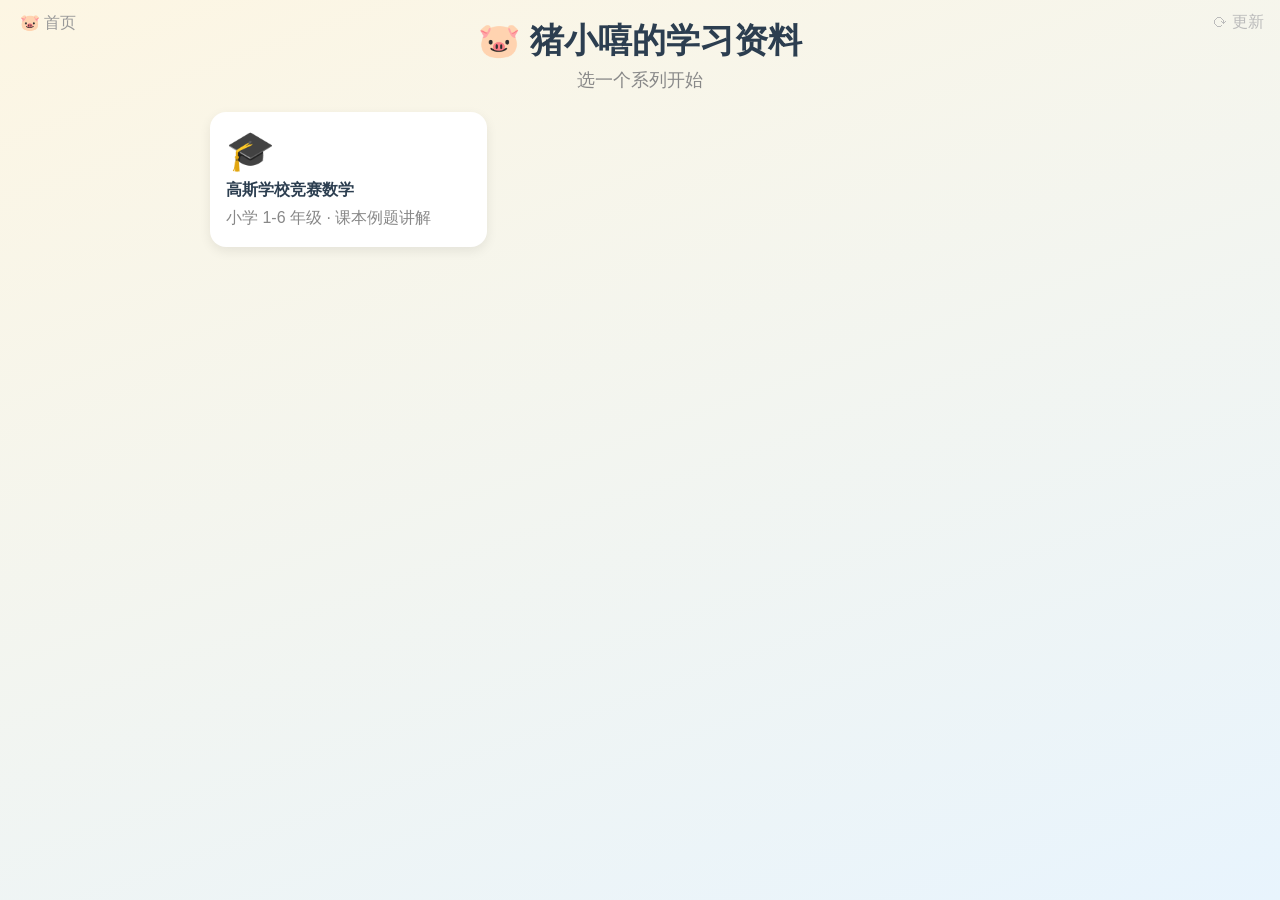
<file: index.html>
<!DOCTYPE html>
<html lang="zh-CN">
<head>
<meta charset="UTF-8">
<meta name="viewport" content="width=device-width, initial-scale=1.0">
<title>猪小嘻的学习资料</title>
<link rel="stylesheet" href="assets/style.css">
<link rel="manifest" href="manifest.json">
<meta name="theme-color" content="#4da3ff">
<link rel="apple-touch-icon" href="assets/icons/touch.png">
<meta name="apple-mobile-web-app-capable" content="yes">
<meta name="apple-mobile-web-app-status-bar-style" content="default">
</head>
<body>
<div class="crumbbox"><span class="cur">🐷 首页</span></div><a class="upd" data-upd="1" title="清理缓存并检查更新">⟳ 更新</a>
<h1>🐷 猪小嘻的学习资料</h1>
<div class="subtitle">选一个系列开始</div>
<div class="grid">
<a class="tile" href="gaosi/index.html"><div class="em">🎓</div><div class="t">高斯学校竞赛数学</div><div class="d">小学 1-6 年级 · 课本例题讲解</div></a>
</div>
<script>
window.forceUpdate = async function(){
  try{
    var ks = await caches.keys();
    await Promise.all(ks.map(function(k){ return caches.delete(k); }));
    var reg = await navigator.serviceWorker.getRegistration();
    if (reg) await reg.update();
  }catch(e){}
  location.reload();
};
if ('serviceWorker' in navigator) {
  var __hadCtrl = !!navigator.serviceWorker.controller, __refreshing = false;
  navigator.serviceWorker.register('sw.js');
  navigator.serviceWorker.addEventListener('controllerchange', function(){
    if (!__hadCtrl || __refreshing) return;
    __refreshing = true; location.reload();
  });
  var __reg = null;
  navigator.serviceWorker.ready.then(function(r){ __reg = r; });
  var __u = document.querySelector('[data-upd]');
  if (__u) __u.addEventListener('click', function(){ window.forceUpdate(); });
  setInterval(function(){ if (__reg) __reg.update(); }, 30 * 60 * 1000);
  document.addEventListener('visibilitychange', function(){
    if (!document.hidden && __reg) __reg.update();
  });
}
</script>
</body>
</html>
</file>
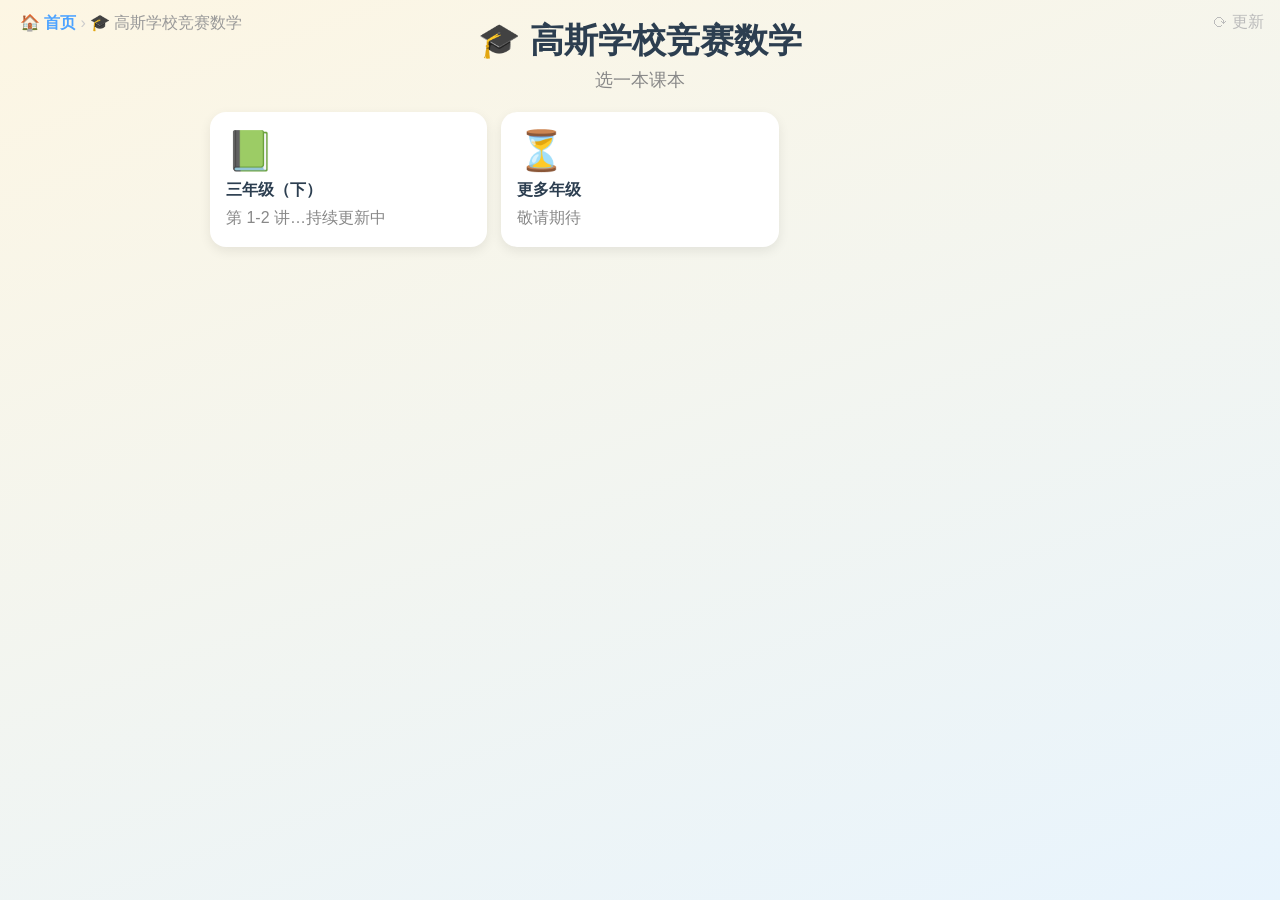
<file: gaosi/index.html>
<!DOCTYPE html>
<html lang="zh-CN">
<head>
<meta charset="UTF-8">
<meta name="viewport" content="width=device-width, initial-scale=1.0">
<title>高斯学校竞赛数学</title>
<link rel="stylesheet" href="../assets/style.css">
<link rel="manifest" href="../manifest.json">
<meta name="theme-color" content="#4da3ff">
<link rel="apple-touch-icon" href="../assets/icons/touch.png">
<meta name="apple-mobile-web-app-capable" content="yes">
<meta name="apple-mobile-web-app-status-bar-style" content="default">
</head>
<body>
<div class="crumbbox"><a href="../index.html">🏠 首页</a><span class="sep">›</span><span class="cur">🎓 高斯学校竞赛数学</span></div><a class="upd" data-upd="1" title="清理缓存并检查更新">⟳ 更新</a>
<h1>🎓 高斯学校竞赛数学</h1>
<div class="subtitle">选一本课本</div>
<div class="grid">
<a class="tile" href="3b/index.html"><div class="em">📗</div><div class="t">三年级（下）</div><div class="d">第 1-2 讲…持续更新中</div></a><a class="tile" href="#"><div class="em">⏳</div><div class="t">更多年级</div><div class="d">敬请期待</div></a>
</div>
<script>
window.forceUpdate = async function(){
  try{
    var ks = await caches.keys();
    await Promise.all(ks.map(function(k){ return caches.delete(k); }));
    var reg = await navigator.serviceWorker.getRegistration();
    if (reg) await reg.update();
  }catch(e){}
  location.reload();
};
if ('serviceWorker' in navigator) {
  var __hadCtrl = !!navigator.serviceWorker.controller, __refreshing = false;
  navigator.serviceWorker.register('../sw.js');
  navigator.serviceWorker.addEventListener('controllerchange', function(){
    if (!__hadCtrl || __refreshing) return;
    __refreshing = true; location.reload();
  });
  var __reg = null;
  navigator.serviceWorker.ready.then(function(r){ __reg = r; });
  var __u = document.querySelector('[data-upd]');
  if (__u) __u.addEventListener('click', function(){ window.forceUpdate(); });
  setInterval(function(){ if (__reg) __reg.update(); }, 30 * 60 * 1000);
  document.addEventListener('visibilitychange', function(){
    if (!document.hidden && __reg) __reg.update();
  });
}
</script>
</body>
</html>
</file>
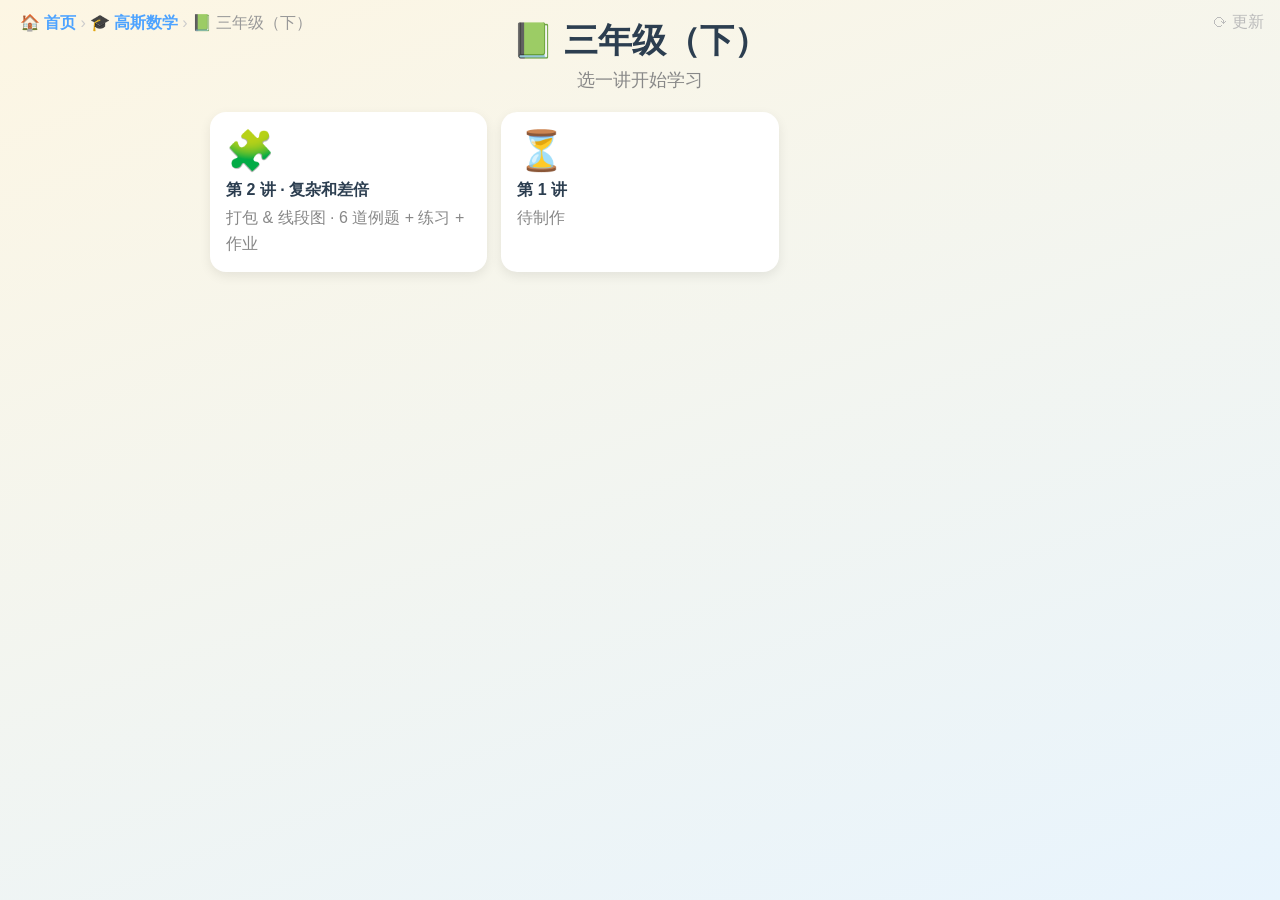
<file: gaosi/3b/index.html>
<!DOCTYPE html>
<html lang="zh-CN">
<head>
<meta charset="UTF-8">
<meta name="viewport" content="width=device-width, initial-scale=1.0">
<title>三年级（下）</title>
<link rel="stylesheet" href="../../assets/style.css">
<link rel="manifest" href="../../manifest.json">
<meta name="theme-color" content="#4da3ff">
<link rel="apple-touch-icon" href="../../assets/icons/touch.png">
<meta name="apple-mobile-web-app-capable" content="yes">
<meta name="apple-mobile-web-app-status-bar-style" content="default">
</head>
<body>
<div class="crumbbox"><a href="../../index.html">🏠 首页</a><span class="sep">›</span><a href="../index.html">🎓 高斯数学</a><span class="sep">›</span><span class="cur">📗 三年级（下）</span></div><a class="upd" data-upd="1" title="清理缓存并检查更新">⟳ 更新</a>
<h1>📗 三年级（下）</h1>
<div class="subtitle">选一讲开始学习</div>
<div class="grid">
<a class="tile" href="ch02/index.html"><div class="em">🧩</div><div class="t">第 2 讲 · 复杂和差倍</div><div class="d">打包 & 线段图 · 6 道例题 + 练习 + 作业</div></a><a class="tile" href="#"><div class="em">⏳</div><div class="t">第 1 讲</div><div class="d">待制作</div></a>
</div>
<script>
window.forceUpdate = async function(){
  try{
    var ks = await caches.keys();
    await Promise.all(ks.map(function(k){ return caches.delete(k); }));
    var reg = await navigator.serviceWorker.getRegistration();
    if (reg) await reg.update();
  }catch(e){}
  location.reload();
};
if ('serviceWorker' in navigator) {
  var __hadCtrl = !!navigator.serviceWorker.controller, __refreshing = false;
  navigator.serviceWorker.register('../../sw.js');
  navigator.serviceWorker.addEventListener('controllerchange', function(){
    if (!__hadCtrl || __refreshing) return;
    __refreshing = true; location.reload();
  });
  var __reg = null;
  navigator.serviceWorker.ready.then(function(r){ __reg = r; });
  var __u = document.querySelector('[data-upd]');
  if (__u) __u.addEventListener('click', function(){ window.forceUpdate(); });
  setInterval(function(){ if (__reg) __reg.update(); }, 30 * 60 * 1000);
  document.addEventListener('visibilitychange', function(){
    if (!document.hidden && __reg) __reg.update();
  });
}
</script>
</body>
</html>
</file>
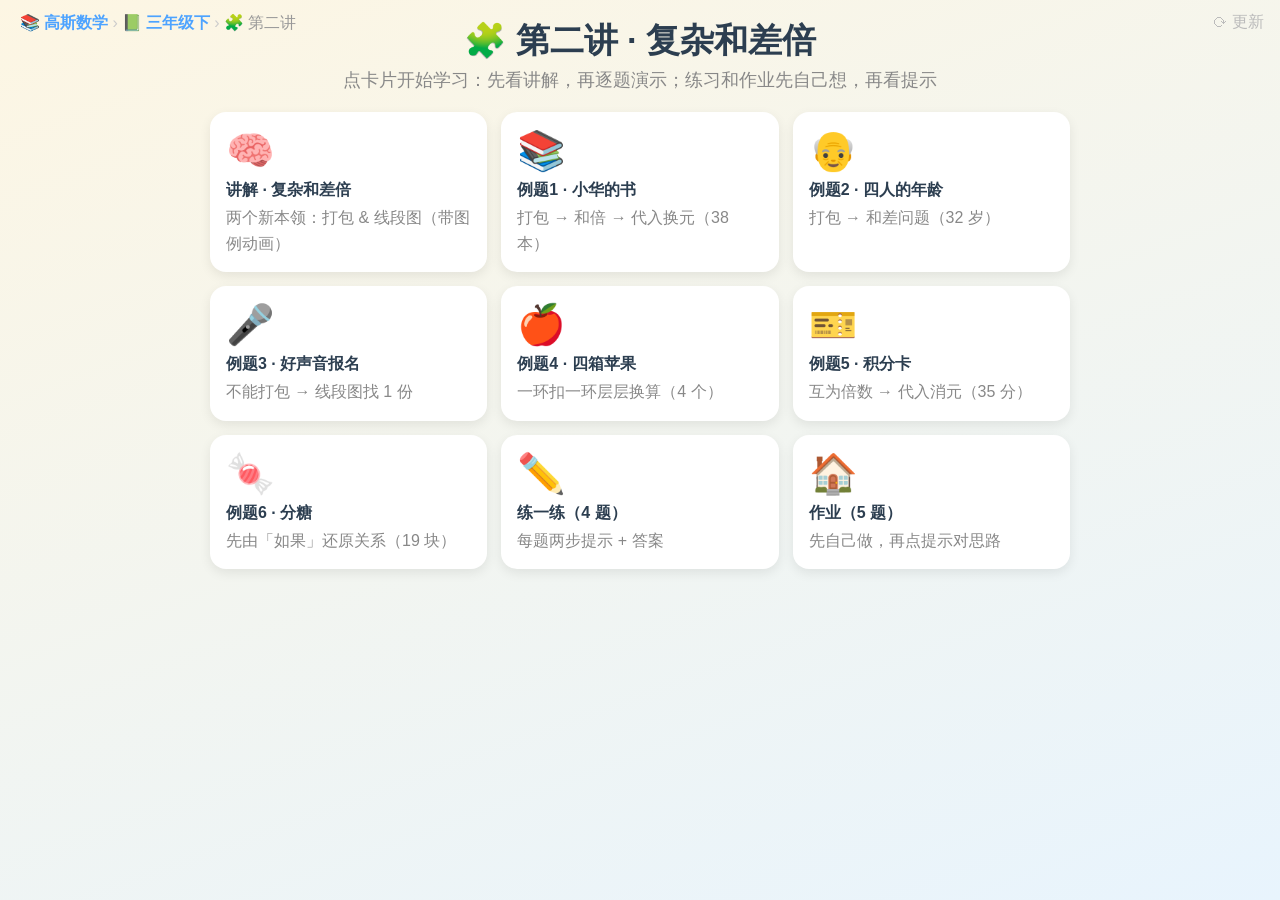
<file: gaosi/3b/ch02/index.html>
<!DOCTYPE html>
<html lang="zh-CN">
<head>
<meta charset="UTF-8">
<meta name="viewport" content="width=device-width, initial-scale=1.0">
<title>第二讲 · 复杂和差倍</title>
<link rel="stylesheet" href="../../../assets/style.css">
<link rel="manifest" href="../../../manifest.json">
<meta name="theme-color" content="#4da3ff">
<link rel="apple-touch-icon" href="../../../assets/icons/touch.png">
<meta name="apple-mobile-web-app-capable" content="yes">
<meta name="apple-mobile-web-app-status-bar-style" content="default">
</head>
<body>
<div class="crumbbox"><a href="../../index.html">📚 高斯数学</a><span class="sep">›</span><a href="../index.html">📗 三年级下</a><span class="sep">›</span><span class="cur">🧩 第二讲</span></div><a class="upd" data-upd="1" title="清理缓存并检查更新">⟳ 更新</a>
<h1>🧩 第二讲 · 复杂和差倍</h1>
<div class="subtitle">点卡片开始学习：先看讲解，再逐题演示；练习和作业先自己想，再看提示</div>
<div class="grid">
<a class="tile" href="lesson.html"><div class="em">🧠</div><div class="t">讲解 · 复杂和差倍</div><div class="d">两个新本领：打包 & 线段图（带图例动画）</div></a><a class="tile" href="ex1.html"><div class="em">📚</div><div class="t">例题1 · 小华的书</div><div class="d">打包 → 和倍 → 代入换元（38 本）</div></a><a class="tile" href="ex2.html"><div class="em">👴</div><div class="t">例题2 · 四人的年龄</div><div class="d">打包 → 和差问题（32 岁）</div></a><a class="tile" href="ex3.html"><div class="em">🎤</div><div class="t">例题3 · 好声音报名</div><div class="d">不能打包 → 线段图找 1 份</div></a><a class="tile" href="ex4.html"><div class="em">🍎</div><div class="t">例题4 · 四箱苹果</div><div class="d">一环扣一环层层换算（4 个）</div></a><a class="tile" href="ex5.html"><div class="em">🎫</div><div class="t">例题5 · 积分卡</div><div class="d">互为倍数 → 代入消元（35 分）</div></a><a class="tile" href="ex6.html"><div class="em">🍬</div><div class="t">例题6 · 分糖</div><div class="d">先由「如果」还原关系（19 块）</div></a><a class="tile" href="practice.html"><div class="em">✏️</div><div class="t">练一练（4 题）</div><div class="d">每题两步提示 + 答案</div></a><a class="tile" href="homework.html"><div class="em">🏠</div><div class="t">作业（5 题）</div><div class="d">先自己做，再点提示对思路</div></a>
</div>
<script>
window.forceUpdate = async function(){
  try{
    var ks = await caches.keys();
    await Promise.all(ks.map(function(k){ return caches.delete(k); }));
    var reg = await navigator.serviceWorker.getRegistration();
    if (reg) await reg.update();
  }catch(e){}
  location.reload();
};
if ('serviceWorker' in navigator) {
  var __hadCtrl = !!navigator.serviceWorker.controller, __refreshing = false;
  navigator.serviceWorker.register('../../../sw.js');
  navigator.serviceWorker.addEventListener('controllerchange', function(){
    if (!__hadCtrl || __refreshing) return;
    __refreshing = true; location.reload();
  });
  var __reg = null;
  navigator.serviceWorker.ready.then(function(r){ __reg = r; });
  var __u = document.querySelector('[data-upd]');
  if (__u) __u.addEventListener('click', function(){ window.forceUpdate(); });
  setInterval(function(){ if (__reg) __reg.update(); }, 30 * 60 * 1000);
  document.addEventListener('visibilitychange', function(){
    if (!document.hidden && __reg) __reg.update();
  });
}
</script>
</body>
</html>
</file>
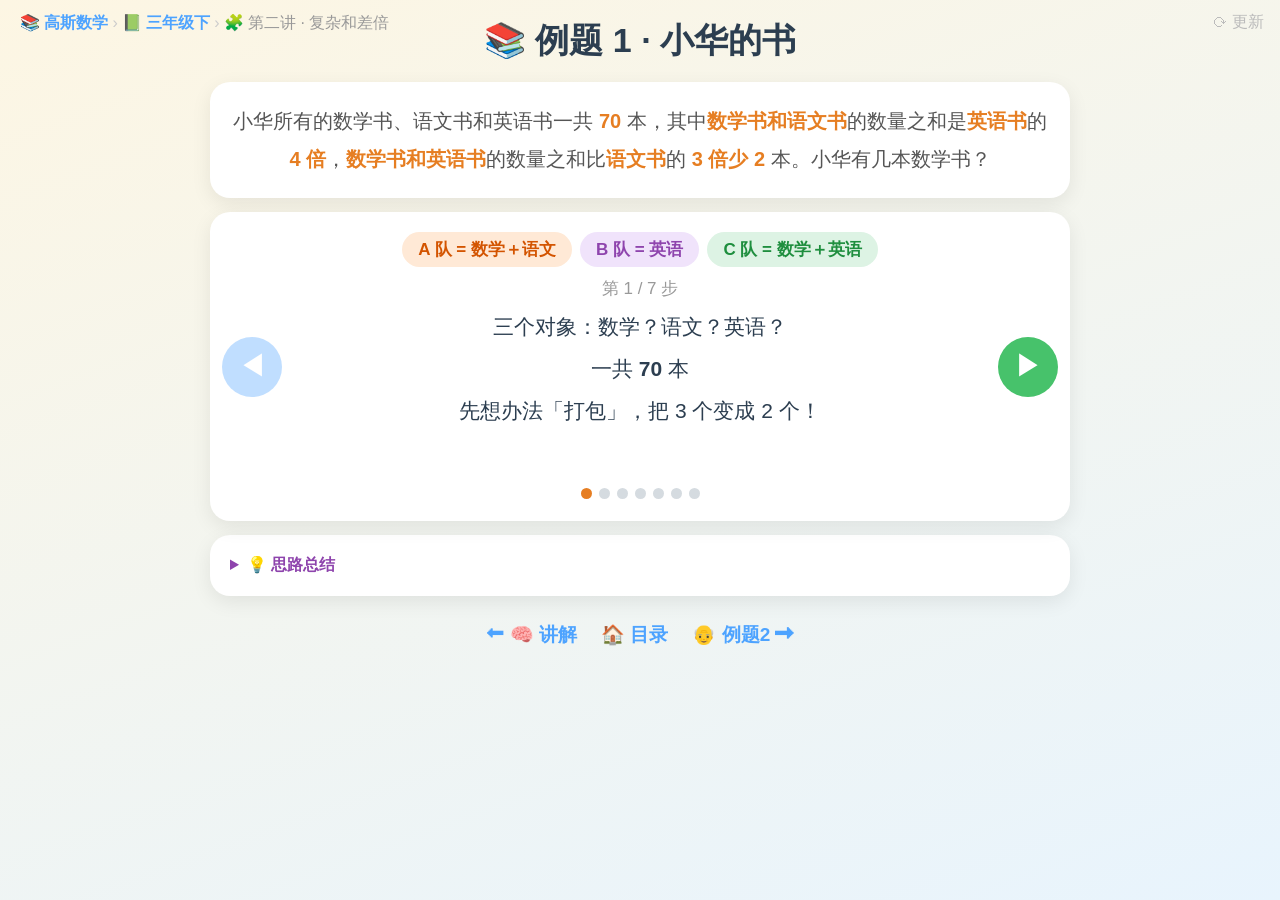
<file: gaosi/3b/ch02/ex1.html>
<!DOCTYPE html>
<html lang="zh-CN">
<head>
<meta charset="UTF-8">
<meta name="viewport" content="width=device-width, initial-scale=1.0">
<title>例题1 · 小华的书</title>
<link rel="stylesheet" href="../../../assets/style.css">
<link rel="manifest" href="../../../manifest.json">
<meta name="theme-color" content="#4da3ff">
<link rel="apple-touch-icon" href="../../../assets/icons/touch.png">
<meta name="apple-mobile-web-app-capable" content="yes">
<meta name="apple-mobile-web-app-status-bar-style" content="default">
</head>
<body>
<div class="crumbbox"><a href="../../index.html">📚 高斯数学</a><span class="sep">›</span><a href="../index.html">📗 三年级下</a><span class="sep">›</span><span class="cur">🧩 第二讲 · 复杂和差倍</span></div><a class="upd" data-upd="1" title="清理缓存并检查更新">⟳ 更新</a>
<h1>📚 例题 1 · 小华的书</h1>
<div class="problem card">小华所有的数学书、语文书和英语书一共 <b>70</b> 本，其中<b>数学书和语文书</b>的数量之和是<b>英语书</b>的 <b>4 倍</b>，<b>数学书和英语书</b>的数量之和比<b>语文书</b>的 <b>3 倍少 2</b> 本。小华有几本数学书？</div>
<div class="stagewrap">
<div class="card stage">
  <div class="groups" id="groups"></div>
  <div class="stepbadge" id="stepbadge"></div>
  <div id="bars"></div>
  <div class="equation" id="eq"></div>
  <div class="answer" id="ans"></div>
  <div class="controls">
    <button id="prev"><span class="btx">上一步</span><span class="bic">◀</span></button>
    <div class="dots" id="dots"></div>
    <button id="next"><span class="btx">下一步</span><span class="bic">▶</span></button>
  </div>
</div>
</div>
<details class="summary card"><summary>💡 思路总结</summary><div>两次<b>打包</b>！① 把「数学＋语文」捆成 A 队，英语是 B 队：A＝4B，A＋B＝70 → 英语 14、A 队 56。② 把「数学＋英语」捆成 C 队，语文单独：条件②说 C＝语文×3−2，补上 2 就是 3 个语文；C＋语文＝70，补 2 变 72＝4 个语文 → 语文 18。再倒推：C＝52，数学＝52−14＝38。最后别忘了验算。</div></details>
<div class="pglinks"><a href="lesson.html">⬅ 🧠 讲解</a><a href="index.html">🏠 目录</a><a href="ex2.html">👴 例题2 ➡</a></div>
<script>window.PAGE = {"groups": [{"name": "A 队 = 数学＋语文", "cls": "ga"}, {"name": "B 队 = 英语", "cls": "gb"}, {"name": "C 队 = 数学＋英语", "cls": "gc"}], "bars": [{"name": "A 队（一大格 = 1 份「英语」）", "segs": [{"w": 70, "label": "1份", "cls": "c-blue", "from": 1, "to": 2}, {"w": 70, "label": "1份", "cls": "c-blue", "from": 1, "to": 2}, {"w": 70, "label": "1份", "cls": "c-blue", "from": 1, "to": 2}, {"w": 70, "label": "1份", "cls": "c-blue", "from": 1, "to": 2}], "from": 1, "to": 2}, {"name": "B 队 = 英语", "segs": [{"w": 70, "label": "1份", "cls": "c-orange", "from": 1, "to": 2}], "from": 1, "to": 2}, {"name": "语文 = 1 份（1 本语文书）", "segs": [{"w": 85, "label": "1份", "cls": "c-orange", "from": 3, "alt": {"from": 5, "text": "18本"}}], "from": 3}, {"name": "C 队 = 数学＋英语 = 3 份 − 2", "segs": [{"w": 85, "label": "份", "cls": "c-blue", "from": 3}, {"w": 85, "label": "份", "cls": "c-blue", "from": 3}, {"w": 85, "label": "份", "cls": "c-blue", "from": 3}, {"w": 45, "label": "−2", "cls": "c-cut", "from": 3}], "from": 3}], "steps": [{"eq": ["三个对象：数学？语文？英语？", "一共 <b>70</b> 本", "先想办法「打包」，把 3 个变成 2 个！"]}, {"eq": ["条件①：数学＋语文 = 英语 × 4", "→ 把「数学＋语文」打包成 A 队", "A = 4 × B（B = 英语）"]}, {"eq": ["和倍问题：A ＋ B = 70，A = 4 × B", "B = 70 ÷ (4＋1) = <b>14</b> 本（英语）", "A = 14 × 4 = 56 本（数学＋语文）"]}, {"eq": ["条件②：数学＋英语 = 语文×3 − 2", "再打包一次：数学＋英语 → <b>C 队</b>，语文单独", "条件②说：C 队 = 语文×3 − 2", "而且 C 队＋语文 = 数学＋英语＋语文 = <b>70</b>！"], "note": "又是两个对象啦，还是和倍问题！"}, {"eq": ["给 C 队「补上 2」→ 正好 3 个「语文」", "总和也补 2：70＋2 = 72", "72 = 3 个语文 ＋ 1 个语文 = 4 个「语文」", "语文 = 72 ÷ 4 = <b>18</b> 本"], "note": "和「70 ÷ (4＋1)」是同一个套路：先补齐，再除以 (倍数＋1)"}, {"eq": ["C 队 = 18×3 − 2 = 52（数学＋英语）", "数学 = 52 − 14 = <b>38</b> 本"], "note": "验算：38＋14 = 52 = 18×3 − 2 ✓"}, {"eq": ["验证：英语 14，语文 18，数学 38", "一共：38＋18＋14 = 70 ✓", "数＋语 = 56 = 14×4 ✓", "数＋英 = 52 = 18×3−2 ✓"]}], "answer": "小华有 38 本数学书。"};</script>
<script src="../../../assets/app.js"></script>
<script>
window.forceUpdate = async function(){
  try{
    var ks = await caches.keys();
    await Promise.all(ks.map(function(k){ return caches.delete(k); }));
    var reg = await navigator.serviceWorker.getRegistration();
    if (reg) await reg.update();
  }catch(e){}
  location.reload();
};
if ('serviceWorker' in navigator) {
  var __hadCtrl = !!navigator.serviceWorker.controller, __refreshing = false;
  navigator.serviceWorker.register('../../../sw.js');
  navigator.serviceWorker.addEventListener('controllerchange', function(){
    if (!__hadCtrl || __refreshing) return;
    __refreshing = true; location.reload();
  });
  var __reg = null;
  navigator.serviceWorker.ready.then(function(r){ __reg = r; });
  var __u = document.querySelector('[data-upd]');
  if (__u) __u.addEventListener('click', function(){ window.forceUpdate(); });
  setInterval(function(){ if (__reg) __reg.update(); }, 30 * 60 * 1000);
  document.addEventListener('visibilitychange', function(){
    if (!document.hidden && __reg) __reg.update();
  });
}
</script>
</body>
</html>
</file>
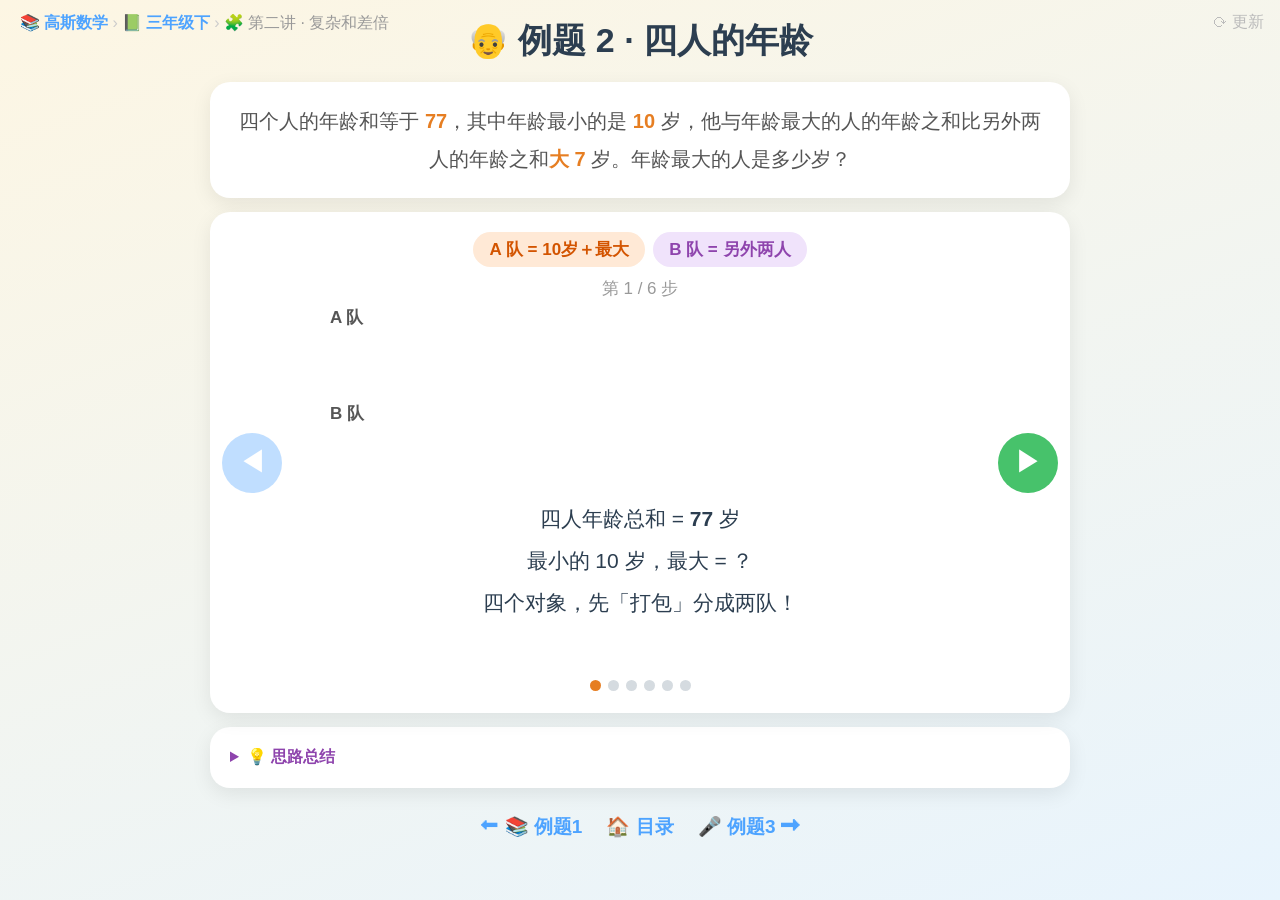
<file: gaosi/3b/ch02/ex2.html>
<!DOCTYPE html>
<html lang="zh-CN">
<head>
<meta charset="UTF-8">
<meta name="viewport" content="width=device-width, initial-scale=1.0">
<title>例题2 · 四人的年龄</title>
<link rel="stylesheet" href="../../../assets/style.css">
<link rel="manifest" href="../../../manifest.json">
<meta name="theme-color" content="#4da3ff">
<link rel="apple-touch-icon" href="../../../assets/icons/touch.png">
<meta name="apple-mobile-web-app-capable" content="yes">
<meta name="apple-mobile-web-app-status-bar-style" content="default">
</head>
<body>
<div class="crumbbox"><a href="../../index.html">📚 高斯数学</a><span class="sep">›</span><a href="../index.html">📗 三年级下</a><span class="sep">›</span><span class="cur">🧩 第二讲 · 复杂和差倍</span></div><a class="upd" data-upd="1" title="清理缓存并检查更新">⟳ 更新</a>
<h1>👴 例题 2 · 四人的年龄</h1>
<div class="problem card">四个人的年龄和等于 <b>77</b>，其中年龄最小的是 <b>10</b> 岁，他与年龄最大的人的年龄之和比另外两人的年龄之和<b>大 7</b> 岁。年龄最大的人是多少岁？</div>
<div class="stagewrap">
<div class="card stage">
  <div class="groups" id="groups"></div>
  <div class="stepbadge" id="stepbadge"></div>
  <div id="bars"></div>
  <div class="equation" id="eq"></div>
  <div class="answer" id="ans"></div>
  <div class="controls">
    <button id="prev"><span class="btx">上一步</span><span class="bic">◀</span></button>
    <div class="dots" id="dots"></div>
    <button id="next"><span class="btx">下一步</span><span class="bic">▶</span></button>
  </div>
</div>
</div>
<details class="summary card"><summary>💡 思路总结</summary><div>和差问题：A 队（10 岁＋最大）与 B 队（另外两人）的和是 77、差是 7。给 B 队「补上 7」让两队一样长：(77＋7)÷2 = 42 就是 A 队 → 最大 = 42 − 10 = <b>32</b> 岁。口诀：<b>(和＋差) ÷ 2 = 大数</b>。</div></details>
<div class="pglinks"><a href="ex1.html">⬅ 📚 例题1</a><a href="index.html">🏠 目录</a><a href="ex3.html">🎤 例题3 ➡</a></div>
<script>window.PAGE = {"groups": [{"name": "A 队 = 10岁＋最大", "cls": "ga"}, {"name": "B 队 = 另外两人", "cls": "gb"}], "bars": [{"name": "A 队", "segs": [{"w": 100, "label": "10", "cls": "c-blue", "from": 1}, {"w": 320, "label": "?", "cls": "c-orange", "from": 1, "alt": {"from": 4, "text": "32"}}], "from": 0}, {"name": "B 队", "segs": [{"w": 350, "label": "?", "cls": "c-purple", "from": 1, "alt": {"from": 4, "text": "35"}}, {"w": 70, "label": "补7", "cls": "c-purple", "from": 2}], "from": 0}], "steps": [{"eq": ["四人年龄总和 = <b>77</b> 岁", "最小的 10 岁，最大 = ？", "四个对象，先「打包」分成两队！"]}, {"eq": ["A 队 ＋ B 队 = 77 ……①", "A 队 − B 队 = 7 ……②", "（A 队 = 10岁＋最大，B 队 = 另外两人）"]}, {"eq": ["看线段图：A 队比 B 队长出一截 = 7", "想办法让两队一样长！"], "note": "A − B = 7"}, {"eq": ["给 B 队「补上 7」→ 两队一样长啦", "总和变成 77 ＋ 7 = 84", "每队 = 84 ÷ 2 = <b>42</b> → A 队 = 42"]}, {"eq": ["A 队 = 42，里面有一个 10 岁", "最大 = 42 − 10 = <b>32（岁）</b>"]}, {"eq": ["验证：B 队 = 42 − 7 = 35（如 17＋18）", "10＋32＋17＋18 = 77 ✓", "(10＋32) − (17＋18) = 7 ✓"]}], "answer": "年龄最大的人是 32 岁。"};</script>
<script src="../../../assets/app.js"></script>
<script>
window.forceUpdate = async function(){
  try{
    var ks = await caches.keys();
    await Promise.all(ks.map(function(k){ return caches.delete(k); }));
    var reg = await navigator.serviceWorker.getRegistration();
    if (reg) await reg.update();
  }catch(e){}
  location.reload();
};
if ('serviceWorker' in navigator) {
  var __hadCtrl = !!navigator.serviceWorker.controller, __refreshing = false;
  navigator.serviceWorker.register('../../../sw.js');
  navigator.serviceWorker.addEventListener('controllerchange', function(){
    if (!__hadCtrl || __refreshing) return;
    __refreshing = true; location.reload();
  });
  var __reg = null;
  navigator.serviceWorker.ready.then(function(r){ __reg = r; });
  var __u = document.querySelector('[data-upd]');
  if (__u) __u.addEventListener('click', function(){ window.forceUpdate(); });
  setInterval(function(){ if (__reg) __reg.update(); }, 30 * 60 * 1000);
  document.addEventListener('visibilitychange', function(){
    if (!document.hidden && __reg) __reg.update();
  });
}
</script>
</body>
</html>
</file>
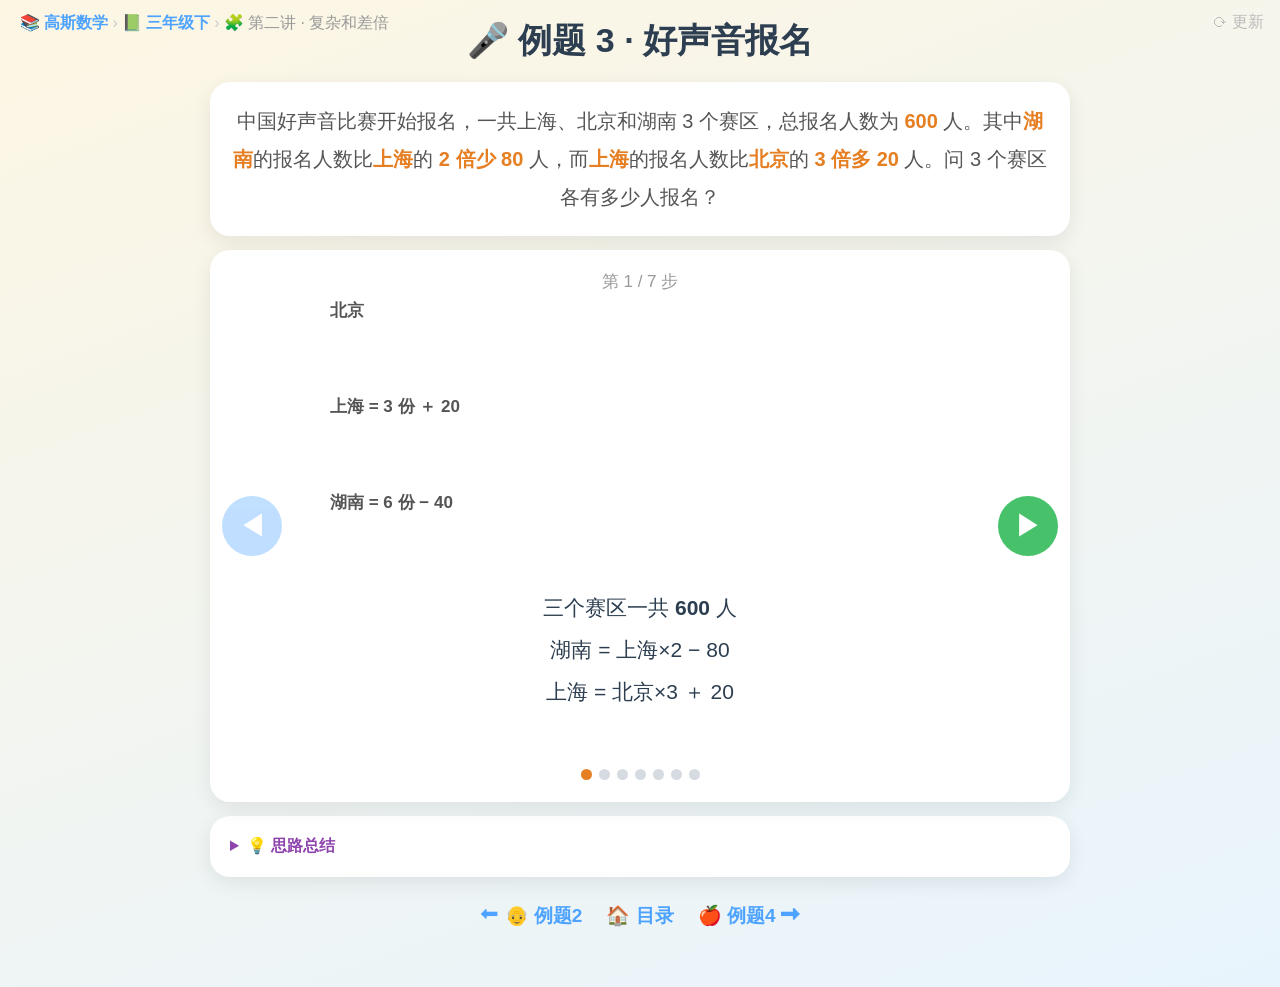
<file: gaosi/3b/ch02/ex3.html>
<!DOCTYPE html>
<html lang="zh-CN">
<head>
<meta charset="UTF-8">
<meta name="viewport" content="width=device-width, initial-scale=1.0">
<title>例题3 · 好声音报名</title>
<link rel="stylesheet" href="../../../assets/style.css">
<link rel="manifest" href="../../../manifest.json">
<meta name="theme-color" content="#4da3ff">
<link rel="apple-touch-icon" href="../../../assets/icons/touch.png">
<meta name="apple-mobile-web-app-capable" content="yes">
<meta name="apple-mobile-web-app-status-bar-style" content="default">
</head>
<body>
<div class="crumbbox"><a href="../../index.html">📚 高斯数学</a><span class="sep">›</span><a href="../index.html">📗 三年级下</a><span class="sep">›</span><span class="cur">🧩 第二讲 · 复杂和差倍</span></div><a class="upd" data-upd="1" title="清理缓存并检查更新">⟳ 更新</a>
<h1>🎤 例题 3 · 好声音报名</h1>
<div class="problem card">中国好声音比赛开始报名，一共上海、北京和湖南 3 个赛区，总报名人数为 <b>600</b> 人。其中<b>湖南</b>的报名人数比<b>上海</b>的 <b>2 倍少 80</b> 人，而<b>上海</b>的报名人数比<b>北京</b>的 <b>3 倍多 20</b> 人。问 3 个赛区各有多少人报名？</div>
<div class="stagewrap">
<div class="card stage">
  <div class="groups" id="groups"></div>
  <div class="stepbadge" id="stepbadge"></div>
  <div id="bars"></div>
  <div class="equation" id="eq"></div>
  <div class="answer" id="ans"></div>
  <div class="controls">
    <button id="prev"><span class="btx">上一步</span><span class="bic">◀</span></button>
    <div class="dots" id="dots"></div>
    <button id="next"><span class="btx">下一步</span><span class="bic">▶</span></button>
  </div>
</div>
</div>
<details class="summary card"><summary>💡 思路总结</summary><div>三个赛区是「链条」关系（湖南→上海→北京），不能打包。这时用<b>线段图 / 份数</b>：以最少的北京为 1 份，上海 = 3份＋20，湖南 = 6份−40，合计 10份−20 = 600 → 1份 = 62，再倒推求出每个赛区。</div></details>
<div class="pglinks"><a href="ex2.html">⬅ 👴 例题2</a><a href="index.html">🏠 目录</a><a href="ex4.html">🍎 例题4 ➡</a></div>
<script>window.PAGE = {"bars": [{"name": "北京", "segs": [{"w": 60, "label": "1份", "cls": "c-blue", "from": 2, "alt": {"from": 5, "text": "62人"}}], "from": 0}, {"name": "上海 = 3 份 ＋ 20", "segs": [{"w": 60, "label": "份", "cls": "c-purple", "from": 2, "alt": {"from": 5, "text": "62"}}, {"w": 60, "label": "份", "cls": "c-purple", "from": 2, "alt": {"from": 5, "text": "62"}}, {"w": 60, "label": "份", "cls": "c-purple", "from": 2, "alt": {"from": 5, "text": "62"}}, {"w": 20, "label": "＋20", "cls": "c-purple", "from": 2}], "from": 0}, {"name": "湖南 = 6 份 − 40", "segs": [{"w": 60, "label": "份", "cls": "c-orange", "from": 3, "alt": {"from": 5, "text": "62"}}, {"w": 60, "label": "份", "cls": "c-orange", "from": 3, "alt": {"from": 5, "text": "62"}}, {"w": 60, "label": "份", "cls": "c-orange", "from": 3, "alt": {"from": 5, "text": "62"}}, {"w": 60, "label": "份", "cls": "c-orange", "from": 3, "alt": {"from": 5, "text": "62"}}, {"w": 60, "label": "份", "cls": "c-orange", "from": 3, "alt": {"from": 5, "text": "62"}}, {"w": 20, "label": "份", "cls": "c-orange", "from": 3, "alt": {"from": 5, "text": "62"}}, {"w": 40, "label": "−40", "cls": "c-cut", "from": 3}], "from": 0}], "steps": [{"eq": ["三个赛区一共 <b>600</b> 人", "湖南 = 上海×2 − 80", "上海 = 北京×3 ＋ 20"]}, {"eq": ["能打包吗？——不能！这是「链条」关系", "湖南要靠上海算，上海要靠北京算", "改用<b>线段图</b>：以最少的「北京」为 1 份"]}, {"eq": ["北京 = 1 份", "上海 = 3 份 ＋ 20"]}, {"eq": ["湖南 = 上海×2 − 80", "= (3份＋20)×2 − 80 = <b>6份 − 40</b>"], "note": "先乘 2 得 6份＋40，再去掉 80"}, {"eq": ["合计：1份 ＋ (3份＋20) ＋ (6份−40) = 600", "10 份 − 20 = 600 → 10 份 = 620", "1 份 = <b>62</b> 人"]}, {"eq": ["北京 = 62 人", "上海 = 62×3 ＋ 20 = <b>206</b> 人", "湖南 = 206×2 − 80 = <b>332</b> 人"]}, {"eq": ["验证：62＋206＋332 = 600 ✓", "上海：206 = 62×3＋20 ✓", "湖南：332 = 206×2−80 ✓"]}], "answer": "北京 62 人，上海 206 人，湖南 332 人。"};</script>
<script src="../../../assets/app.js"></script>
<script>
window.forceUpdate = async function(){
  try{
    var ks = await caches.keys();
    await Promise.all(ks.map(function(k){ return caches.delete(k); }));
    var reg = await navigator.serviceWorker.getRegistration();
    if (reg) await reg.update();
  }catch(e){}
  location.reload();
};
if ('serviceWorker' in navigator) {
  var __hadCtrl = !!navigator.serviceWorker.controller, __refreshing = false;
  navigator.serviceWorker.register('../../../sw.js');
  navigator.serviceWorker.addEventListener('controllerchange', function(){
    if (!__hadCtrl || __refreshing) return;
    __refreshing = true; location.reload();
  });
  var __reg = null;
  navigator.serviceWorker.ready.then(function(r){ __reg = r; });
  var __u = document.querySelector('[data-upd]');
  if (__u) __u.addEventListener('click', function(){ window.forceUpdate(); });
  setInterval(function(){ if (__reg) __reg.update(); }, 30 * 60 * 1000);
  document.addEventListener('visibilitychange', function(){
    if (!document.hidden && __reg) __reg.update();
  });
}
</script>
</body>
</html>
</file>
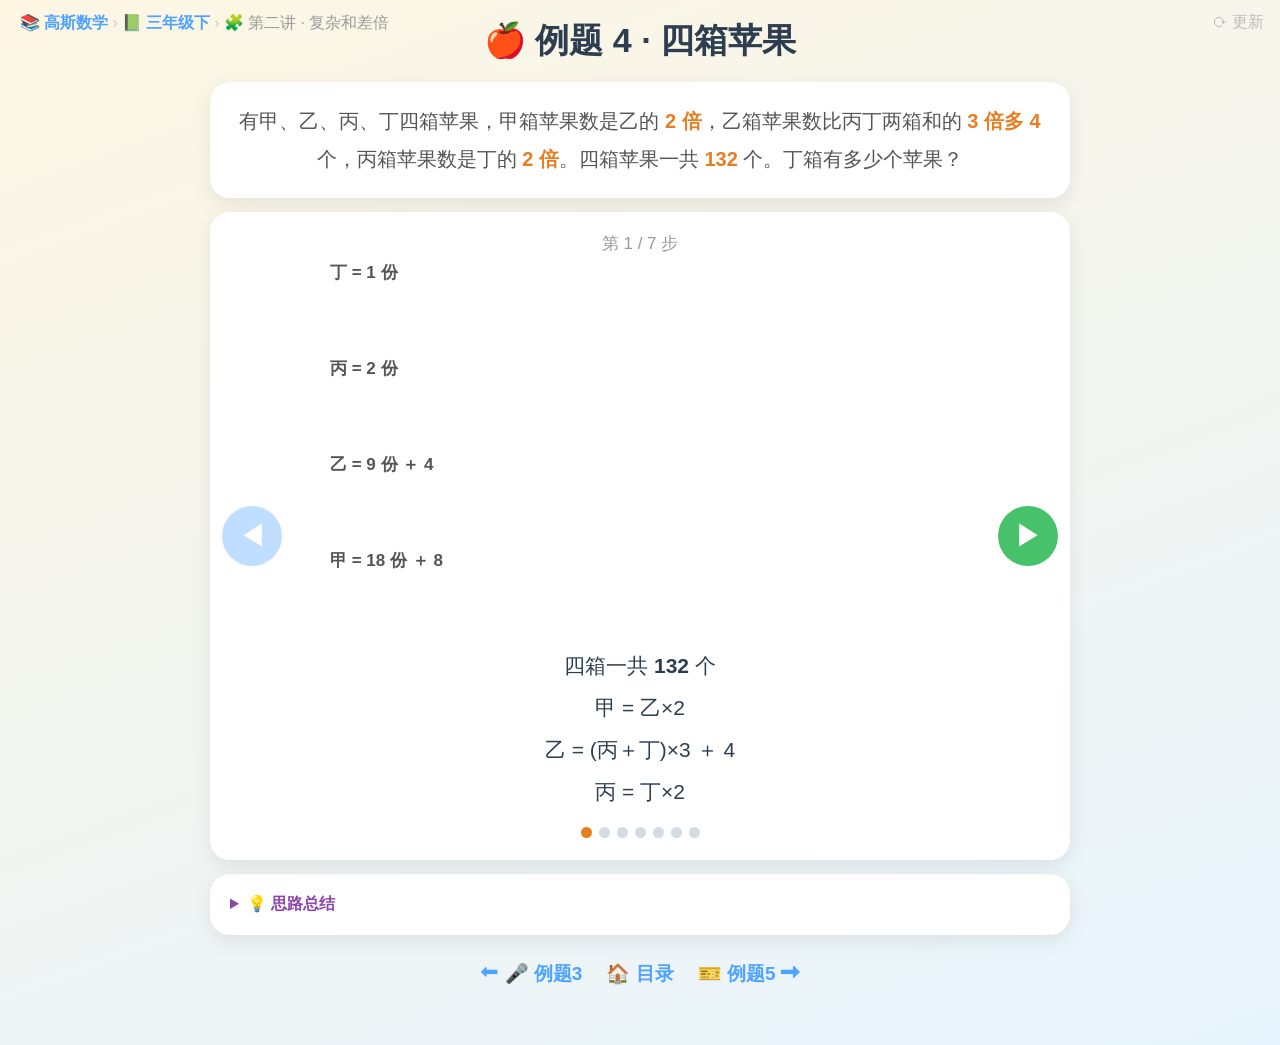
<file: gaosi/3b/ch02/ex4.html>
<!DOCTYPE html>
<html lang="zh-CN">
<head>
<meta charset="UTF-8">
<meta name="viewport" content="width=device-width, initial-scale=1.0">
<title>例题4 · 四箱苹果</title>
<link rel="stylesheet" href="../../../assets/style.css">
<link rel="manifest" href="../../../manifest.json">
<meta name="theme-color" content="#4da3ff">
<link rel="apple-touch-icon" href="../../../assets/icons/touch.png">
<meta name="apple-mobile-web-app-capable" content="yes">
<meta name="apple-mobile-web-app-status-bar-style" content="default">
</head>
<body>
<div class="crumbbox"><a href="../../index.html">📚 高斯数学</a><span class="sep">›</span><a href="../index.html">📗 三年级下</a><span class="sep">›</span><span class="cur">🧩 第二讲 · 复杂和差倍</span></div><a class="upd" data-upd="1" title="清理缓存并检查更新">⟳ 更新</a>
<h1>🍎 例题 4 · 四箱苹果</h1>
<div class="problem card">有甲、乙、丙、丁四箱苹果，甲箱苹果数是乙的 <b>2 倍</b>，乙箱苹果数比丙丁两箱和的 <b>3 倍多 4</b> 个，丙箱苹果数是丁的 <b>2 倍</b>。四箱苹果一共 <b>132</b> 个。丁箱有多少个苹果？</div>
<div class="stagewrap">
<div class="card stage">
  <div class="groups" id="groups"></div>
  <div class="stepbadge" id="stepbadge"></div>
  <div id="bars"></div>
  <div class="equation" id="eq"></div>
  <div class="answer" id="ans"></div>
  <div class="controls">
    <button id="prev"><span class="btx">上一步</span><span class="bic">◀</span></button>
    <div class="dots" id="dots"></div>
    <button id="next"><span class="btx">下一步</span><span class="bic">▶</span></button>
  </div>
</div>
</div>
<details class="summary card"><summary>💡 思路总结</summary><div>四个对象但一环扣一环：从最小的<b>丁</b>出发设为 1 份 → 丙 = 2份 → 丙＋丁 = 3份 → 乙 = 9份＋4 → 甲 = 18份＋8 → 合计 30份＋12 = 132 → 1份 = 4。像剥洋葱一样层层换算就够了。</div></details>
<div class="pglinks"><a href="ex3.html">⬅ 🎤 例题3</a><a href="index.html">🏠 目录</a><a href="ex5.html">🎫 例题5 ➡</a></div>
<script>window.PAGE = {"bars": [{"name": "丁 = 1 份", "segs": [{"w": 30, "label": "丁", "cls": "c-teal", "from": 1}], "from": 0}, {"name": "丙 = 2 份", "segs": [{"w": 60, "label": "2份", "cls": "c-green", "from": 1}], "from": 0}, {"name": "乙 = 9 份 ＋ 4", "segs": [{"w": 180, "label": "9份", "cls": "c-purple", "from": 2}, {"w": 16, "label": "＋4", "cls": "c-purple", "from": 2}], "from": 0}, {"name": "甲 = 18 份 ＋ 8", "segs": [{"w": 360, "label": "18份", "cls": "c-orange", "from": 3}, {"w": 32, "label": "＋8", "cls": "c-orange", "from": 3}], "from": 0}], "steps": [{"eq": ["四箱一共 <b>132</b> 个", "甲 = 乙×2", "乙 = (丙＋丁)×3 ＋ 4", "丙 = 丁×2"]}, {"eq": ["从最小的「丁」出发，设丁 = 1 份", "丙 = 丁×2 = 2 份", "丙＋丁 = 3 份"]}, {"eq": ["乙 = 3份 × 3 ＋ 4 = <b>9 份 ＋ 4</b>"], "note": "乙比「丙丁两箱和」的 3 倍多 4"}, {"eq": ["甲 = 乙 × 2 = <b>18 份 ＋ 8</b>"]}, {"eq": ["四箱合计：18份 ＋ 9份 ＋ 2份 ＋ 1份 ＋ (8＋4)", "30 份 ＋ 12 = 132 → 30 份 = 120", "1 份 = <b>4</b> 个"]}, {"eq": ["丁 = 4，丙 = 8", "乙 = 9×4 ＋ 4 = 40，甲 = 40×2 = 80"]}, {"eq": ["验证：80＋40＋8＋4 = 132 ✓", "乙 = (8＋4)×3＋4 = 40 ✓", "甲 = 40×2 = 80 ✓"]}], "answer": "丁箱有 4 个苹果。"};</script>
<script src="../../../assets/app.js"></script>
<script>
window.forceUpdate = async function(){
  try{
    var ks = await caches.keys();
    await Promise.all(ks.map(function(k){ return caches.delete(k); }));
    var reg = await navigator.serviceWorker.getRegistration();
    if (reg) await reg.update();
  }catch(e){}
  location.reload();
};
if ('serviceWorker' in navigator) {
  var __hadCtrl = !!navigator.serviceWorker.controller, __refreshing = false;
  navigator.serviceWorker.register('../../../sw.js');
  navigator.serviceWorker.addEventListener('controllerchange', function(){
    if (!__hadCtrl || __refreshing) return;
    __refreshing = true; location.reload();
  });
  var __reg = null;
  navigator.serviceWorker.ready.then(function(r){ __reg = r; });
  var __u = document.querySelector('[data-upd]');
  if (__u) __u.addEventListener('click', function(){ window.forceUpdate(); });
  setInterval(function(){ if (__reg) __reg.update(); }, 30 * 60 * 1000);
  document.addEventListener('visibilitychange', function(){
    if (!document.hidden && __reg) __reg.update();
  });
}
</script>
</body>
</html>
</file>
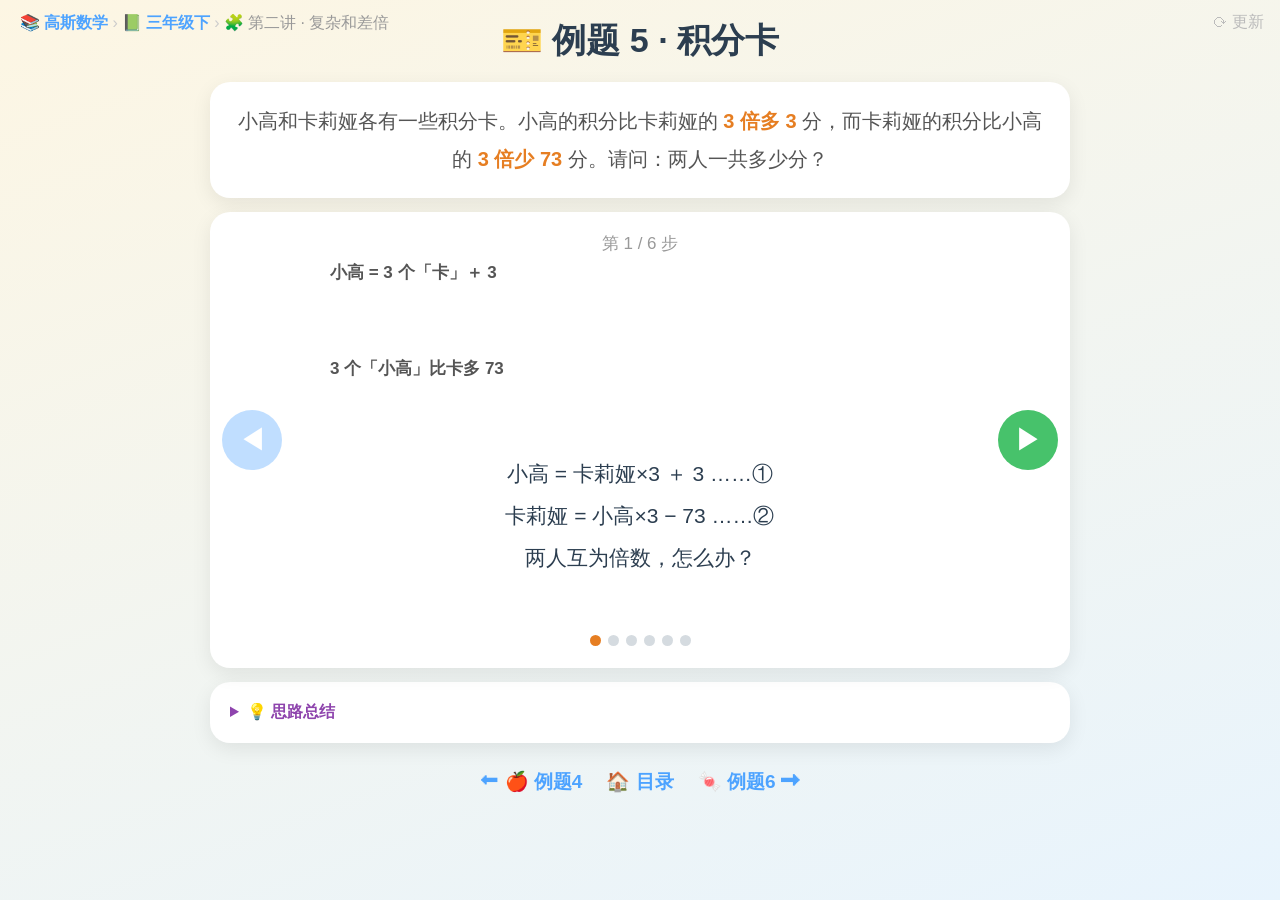
<file: gaosi/3b/ch02/ex5.html>
<!DOCTYPE html>
<html lang="zh-CN">
<head>
<meta charset="UTF-8">
<meta name="viewport" content="width=device-width, initial-scale=1.0">
<title>例题5 · 积分卡</title>
<link rel="stylesheet" href="../../../assets/style.css">
<link rel="manifest" href="../../../manifest.json">
<meta name="theme-color" content="#4da3ff">
<link rel="apple-touch-icon" href="../../../assets/icons/touch.png">
<meta name="apple-mobile-web-app-capable" content="yes">
<meta name="apple-mobile-web-app-status-bar-style" content="default">
</head>
<body>
<div class="crumbbox"><a href="../../index.html">📚 高斯数学</a><span class="sep">›</span><a href="../index.html">📗 三年级下</a><span class="sep">›</span><span class="cur">🧩 第二讲 · 复杂和差倍</span></div><a class="upd" data-upd="1" title="清理缓存并检查更新">⟳ 更新</a>
<h1>🎫 例题 5 · 积分卡</h1>
<div class="problem card">小高和卡莉娅各有一些积分卡。小高的积分比卡莉娅的 <b>3 倍多 3</b> 分，而卡莉娅的积分比小高的 <b>3 倍少 73</b> 分。请问：两人一共多少分？</div>
<div class="stagewrap">
<div class="card stage">
  <div class="groups" id="groups"></div>
  <div class="stepbadge" id="stepbadge"></div>
  <div id="bars"></div>
  <div class="equation" id="eq"></div>
  <div class="answer" id="ans"></div>
  <div class="controls">
    <button id="prev"><span class="btx">上一步</span><span class="bic">◀</span></button>
    <div class="dots" id="dots"></div>
    <button id="next"><span class="btx">下一步</span><span class="bic">▶</span></button>
  </div>
</div>
</div>
<details class="summary card"><summary>💡 思路总结</summary><div>两个对象<b>互为倍数</b>：先由第一句得「高 = 3卡＋3」，把第二句「卡 = 3高−73」里的高换成 (3卡＋3)，得 3高 = 9卡＋9；又 3高 = 卡＋73，所以 卡＋73 = 9卡＋9 → 卡 = 8，高 = 27，一共 <b>35</b> 分。</div></details>
<div class="pglinks"><a href="ex4.html">⬅ 🍎 例题4</a><a href="index.html">🏠 目录</a><a href="ex6.html">🍬 例题6 ➡</a></div>
<script>window.PAGE = {"bars": [{"name": "小高 = 3 个「卡」＋ 3", "segs": [{"w": 50, "label": "卡", "cls": "c-pink", "from": 1}, {"w": 50, "label": "卡", "cls": "c-pink", "from": 1}, {"w": 50, "label": "卡", "cls": "c-pink", "from": 1}, {"w": 18, "label": "＋3", "cls": "c-orange", "from": 1}], "from": 0}, {"name": "3 个「小高」比卡多 73", "segs": [{"w": 150, "label": "高", "cls": "c-blue", "from": 2}, {"w": 150, "label": "高", "cls": "c-blue", "from": 2}, {"w": 150, "label": "高", "cls": "c-blue", "from": 2}, {"w": 45, "label": "多73", "cls": "c-cut", "from": 2}], "from": 0}], "steps": [{"eq": ["小高 = 卡莉娅×3 ＋ 3 ……①", "卡莉娅 = 小高×3 − 73 ……②", "两人互为倍数，怎么办？"]}, {"eq": ["先画第一句：小高 = 3 个「卡莉娅」＋ 3"]}, {"eq": ["再画第二句：3 个「小高」− 73 = 卡莉娅", "也就是 <b>3 个小高 = 卡 ＋ 73</b>"]}, {"eq": ["把①代入：3 个小高 = 3×(3卡＋3) = 9卡＋9", "所以 卡＋73 = 9卡＋9", "8 × 卡 = 64 → 卡 = <b>8</b> 分"]}, {"eq": ["小高 = 8×3 ＋ 3 = <b>27</b> 分", "两人一共 8 ＋ 27 = <b>35</b> 分"]}, {"eq": ["验证：27 = 8×3＋3 ✓", "8 = 27×3 − 73 ✓"]}], "answer": "两人一共 35 分。"};</script>
<script src="../../../assets/app.js"></script>
<script>
window.forceUpdate = async function(){
  try{
    var ks = await caches.keys();
    await Promise.all(ks.map(function(k){ return caches.delete(k); }));
    var reg = await navigator.serviceWorker.getRegistration();
    if (reg) await reg.update();
  }catch(e){}
  location.reload();
};
if ('serviceWorker' in navigator) {
  var __hadCtrl = !!navigator.serviceWorker.controller, __refreshing = false;
  navigator.serviceWorker.register('../../../sw.js');
  navigator.serviceWorker.addEventListener('controllerchange', function(){
    if (!__hadCtrl || __refreshing) return;
    __refreshing = true; location.reload();
  });
  var __reg = null;
  navigator.serviceWorker.ready.then(function(r){ __reg = r; });
  var __u = document.querySelector('[data-upd]');
  if (__u) __u.addEventListener('click', function(){ window.forceUpdate(); });
  setInterval(function(){ if (__reg) __reg.update(); }, 30 * 60 * 1000);
  document.addEventListener('visibilitychange', function(){
    if (!document.hidden && __reg) __reg.update();
  });
}
</script>
</body>
</html>
</file>
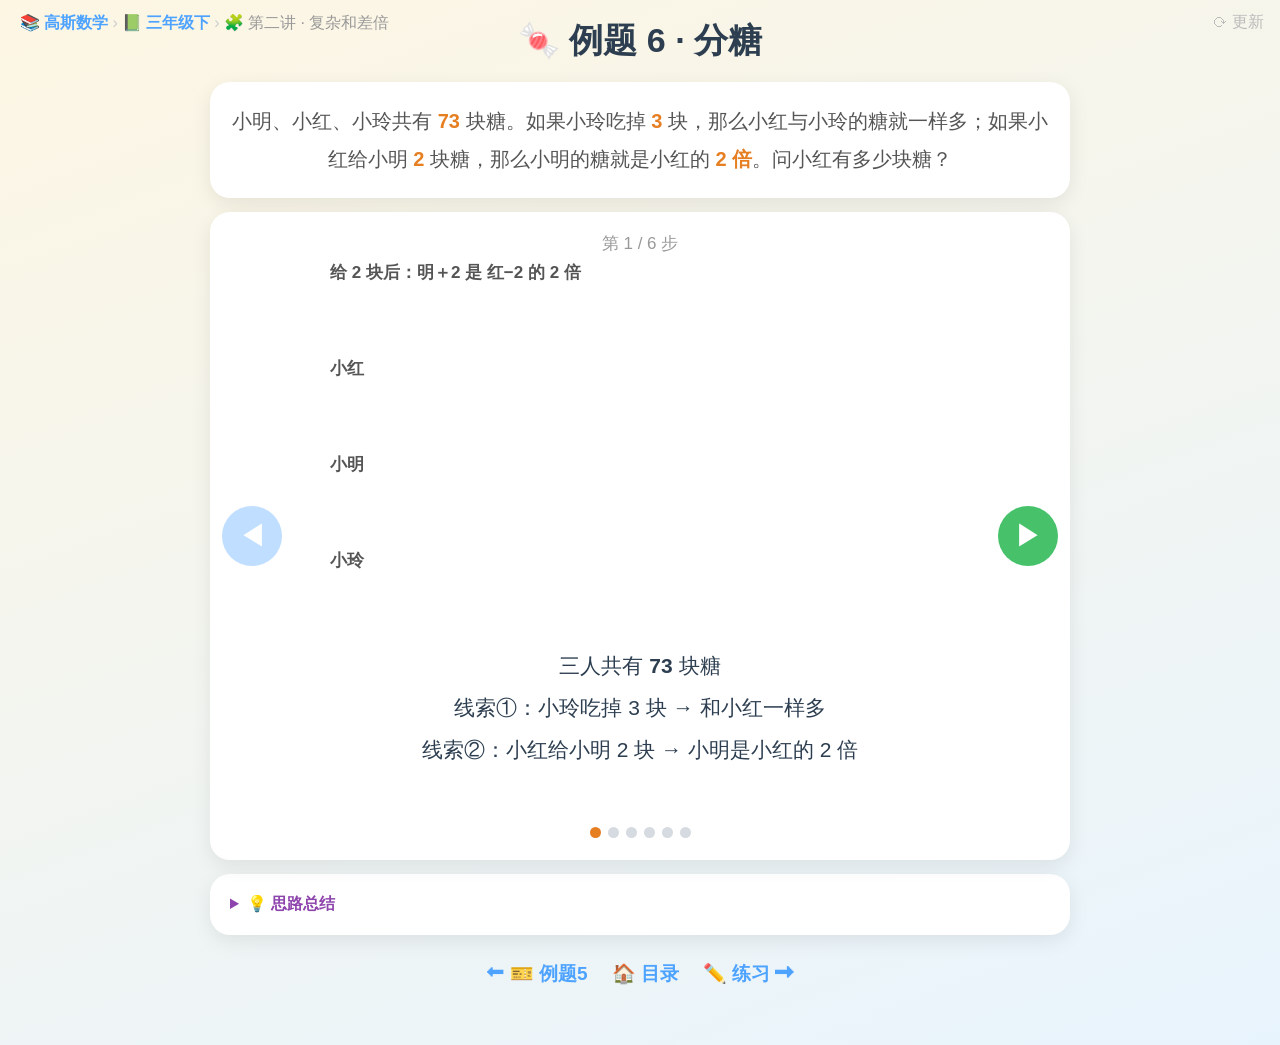
<file: gaosi/3b/ch02/ex6.html>
<!DOCTYPE html>
<html lang="zh-CN">
<head>
<meta charset="UTF-8">
<meta name="viewport" content="width=device-width, initial-scale=1.0">
<title>例题6 · 分糖</title>
<link rel="stylesheet" href="../../../assets/style.css">
<link rel="manifest" href="../../../manifest.json">
<meta name="theme-color" content="#4da3ff">
<link rel="apple-touch-icon" href="../../../assets/icons/touch.png">
<meta name="apple-mobile-web-app-capable" content="yes">
<meta name="apple-mobile-web-app-status-bar-style" content="default">
</head>
<body>
<div class="crumbbox"><a href="../../index.html">📚 高斯数学</a><span class="sep">›</span><a href="../index.html">📗 三年级下</a><span class="sep">›</span><span class="cur">🧩 第二讲 · 复杂和差倍</span></div><a class="upd" data-upd="1" title="清理缓存并检查更新">⟳ 更新</a>
<h1>🍬 例题 6 · 分糖</h1>
<div class="problem card">小明、小红、小玲共有 <b>73</b> 块糖。如果小玲吃掉 <b>3</b> 块，那么小红与小玲的糖就一样多；如果小红给小明 <b>2</b> 块糖，那么小明的糖就是小红的 <b>2 倍</b>。问小红有多少块糖？</div>
<div class="stagewrap">
<div class="card stage">
  <div class="groups" id="groups"></div>
  <div class="stepbadge" id="stepbadge"></div>
  <div id="bars"></div>
  <div class="equation" id="eq"></div>
  <div class="answer" id="ans"></div>
  <div class="controls">
    <button id="prev"><span class="btx">上一步</span><span class="bic">◀</span></button>
    <div class="dots" id="dots"></div>
    <button id="next"><span class="btx">下一步</span><span class="bic">▶</span></button>
  </div>
</div>
</div>
<details class="summary card"><summary>💡 思路总结</summary><div>先把两个「如果」翻译成算式：① 玲−3 = 红 → <b>玲 = 红＋3</b>；② 红−2 后 明＋2 = 2×(红−2) → <b>明 = 红×2−6</b>。再代入总数：(红×2−6)＋红＋(红＋3) = 4红−3 = 73 → 红 = <b>19</b>。</div></details>
<div class="pglinks"><a href="ex5.html">⬅ 🎫 例题5</a><a href="index.html">🏠 目录</a><a href="practice.html">✏️ 练习 ➡</a></div>
<script>window.PAGE = {"bars": [{"name": "给 2 块后：明＋2 是 红−2 的 2 倍", "segs": [{"w": 102, "label": "红−2", "cls": "c-pink", "from": 2, "to": 2}, {"w": 204, "label": "明＋2", "cls": "c-blue", "from": 2, "to": 2}], "from": 0}, {"name": "小红", "segs": [{"w": 114, "label": "红 = ?", "cls": "c-pink", "from": 3, "to": 4}], "from": 0}, {"name": "小明", "segs": [{"w": 192, "label": "明 = ?", "cls": "c-blue", "from": 3, "to": 4}], "from": 0}, {"name": "小玲", "segs": [{"w": 132, "label": "玲 = ?", "cls": "c-green", "from": 3, "to": 4}], "from": 0}], "steps": [{"eq": ["三人共有 <b>73</b> 块糖", "线索①：小玲吃掉 3 块 → 和小红一样多", "线索②：小红给小明 2 块 → 小明是小红的 2 倍"]}, {"eq": ["线索①：玲 − 3 = 红", "→ <b>玲 = 红 ＋ 3</b>"]}, {"eq": ["线索②：给完后 红−2、明＋2", "明＋2 = (红−2) × 2", "→ <b>明 = 红×2 − 6</b>"], "note": "给来给去总数不变，但每个人变了！"}, {"eq": ["合计：(红×2−6) ＋ 红 ＋ (红＋3) = 73", "4 × 红 − 3 = 73 → 4 × 红 = 76", "红 = <b>19</b> 块"]}, {"eq": ["明 = 19×2 − 6 = 32 块", "玲 = 19 ＋ 3 = 22 块"]}, {"eq": ["验证：19＋32＋22 = 73 ✓", "玲 − 3 = 19 = 红 ✓", "红−2 = 17，明＋2 = 34 = 17×2 ✓"]}], "answer": "小红有 19 块糖。"};</script>
<script src="../../../assets/app.js"></script>
<script>
window.forceUpdate = async function(){
  try{
    var ks = await caches.keys();
    await Promise.all(ks.map(function(k){ return caches.delete(k); }));
    var reg = await navigator.serviceWorker.getRegistration();
    if (reg) await reg.update();
  }catch(e){}
  location.reload();
};
if ('serviceWorker' in navigator) {
  var __hadCtrl = !!navigator.serviceWorker.controller, __refreshing = false;
  navigator.serviceWorker.register('../../../sw.js');
  navigator.serviceWorker.addEventListener('controllerchange', function(){
    if (!__hadCtrl || __refreshing) return;
    __refreshing = true; location.reload();
  });
  var __reg = null;
  navigator.serviceWorker.ready.then(function(r){ __reg = r; });
  var __u = document.querySelector('[data-upd]');
  if (__u) __u.addEventListener('click', function(){ window.forceUpdate(); });
  setInterval(function(){ if (__reg) __reg.update(); }, 30 * 60 * 1000);
  document.addEventListener('visibilitychange', function(){
    if (!document.hidden && __reg) __reg.update();
  });
}
</script>
</body>
</html>
</file>
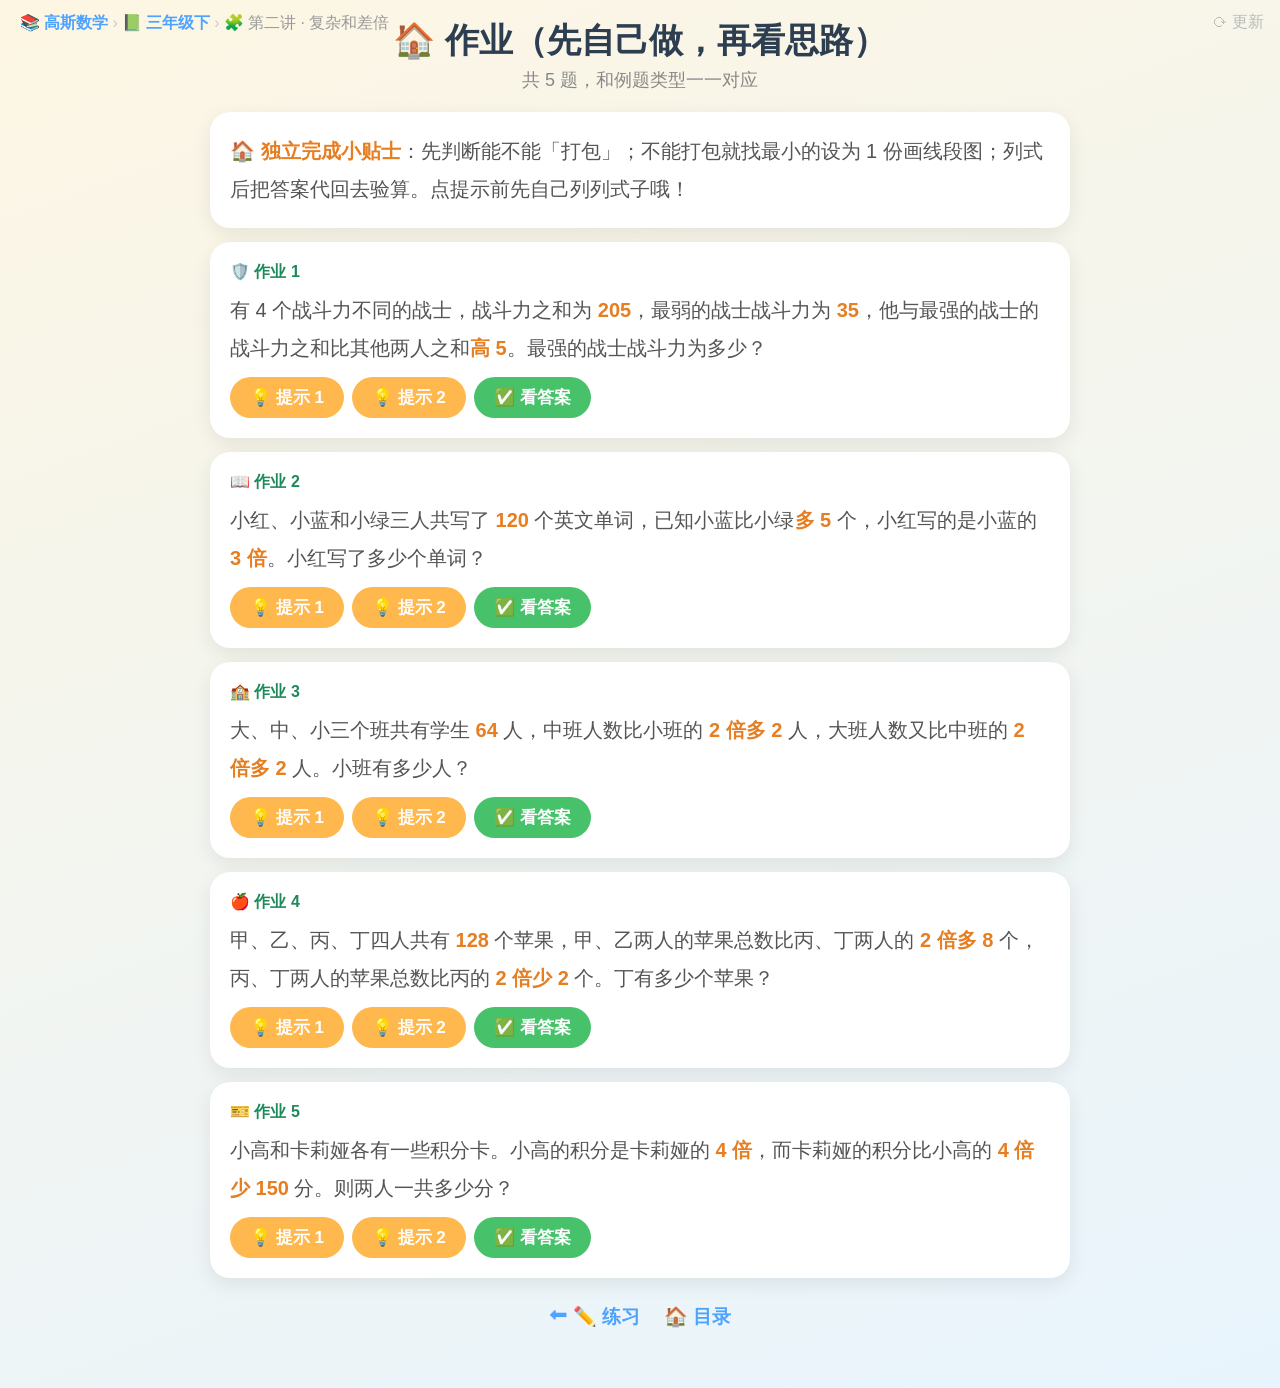
<file: gaosi/3b/ch02/homework.html>
<!DOCTYPE html>
<html lang="zh-CN">
<head>
<meta charset="UTF-8">
<meta name="viewport" content="width=device-width, initial-scale=1.0">
<title>作业 · 复杂和差倍</title>
<link rel="stylesheet" href="../../../assets/style.css">
<link rel="manifest" href="../../../manifest.json">
<meta name="theme-color" content="#4da3ff">
<link rel="apple-touch-icon" href="../../../assets/icons/touch.png">
<meta name="apple-mobile-web-app-capable" content="yes">
<meta name="apple-mobile-web-app-status-bar-style" content="default">
</head>
<body>
<div class="crumbbox"><a href="../../index.html">📚 高斯数学</a><span class="sep">›</span><a href="../index.html">📗 三年级下</a><span class="sep">›</span><span class="cur">🧩 第二讲 · 复杂和差倍</span></div><a class="upd" data-upd="1" title="清理缓存并检查更新">⟳ 更新</a>
<h1>🏠 作业（先自己做，再看思路）</h1>
<div class="subtitle">共 5 题，和例题类型一一对应</div>
<div class="card"><div class="problem" style="text-align:left">🏠 <b>独立完成小贴士</b>：先判断能不能「打包」；不能打包就找最小的设为 1 份画线段图；列式后把答案代回去验算。点提示前先自己列列式子哦！</div></div><div class="card"><div style="font-weight:bold;color:#1e8a5a">🛡️ 作业 1</div><div class="problem" style="text-align:left;margin-top:8px">有 4 个战斗力不同的战士，战斗力之和为 <b>205</b>，最弱的战士战斗力为 <b>35</b>，他与最强的战士的战斗力之和比其他两人之和<b>高 5</b>。最强的战士战斗力为多少？</div><div class="ptoolbar"><button class="hintbtn" data-t="q0-h0">💡 提示 1</button><button class="hintbtn" data-t="q0-h1">💡 提示 2</button><button class="ansbtn" data-t="q0-ans">✅ 看答案</button></div><div class="hintbox" id="q0-h0">A 队 = 最弱＋最强，B 队 = 另外两人：<br>A ＋ B = 205，A − B = 5（和差问题）。</div><div class="hintbox" id="q0-h1">A = (205 ＋ 5) ÷ 2 = 105 → 最强 = 105 − 35。</div><div class="hintbox final" id="q0-ans">最强的战士战斗力为 70。</div></div><div class="card"><div style="font-weight:bold;color:#1e8a5a">📖 作业 2</div><div class="problem" style="text-align:left;margin-top:8px">小红、小蓝和小绿三人共写了 <b>120</b> 个英文单词，已知小蓝比小绿<b>多 5</b> 个，小红写的是小蓝的 <b>3 倍</b>。小红写了多少个单词？</div><div class="ptoolbar"><button class="hintbtn" data-t="q1-h0">💡 提示 1</button><button class="hintbtn" data-t="q1-h1">💡 提示 2</button><button class="ansbtn" data-t="q1-ans">✅ 看答案</button></div><div class="hintbox" id="q1-h0">都以小蓝为「1 份」：小红 = 3份，小绿 = 1份 − 5。</div><div class="hintbox" id="q1-h1">合计：3份 ＋ 1份 ＋ (1份 − 5) = 5份 − 5 = 120 → 1份 = 25 → 小红 = 3 × 25。</div><div class="hintbox final" id="q1-ans">小红写了 75 个单词。（小蓝 25，小绿 20）</div></div><div class="card"><div style="font-weight:bold;color:#1e8a5a">🏫 作业 3</div><div class="problem" style="text-align:left;margin-top:8px">大、中、小三个班共有学生 <b>64</b> 人，中班人数比小班的 <b>2 倍多 2</b> 人，大班人数又比中班的 <b>2 倍多 2</b> 人。小班有多少人？</div><div class="ptoolbar"><button class="hintbtn" data-t="q2-h0">💡 提示 1</button><button class="hintbtn" data-t="q2-h1">💡 提示 2</button><button class="ansbtn" data-t="q2-ans">✅ 看答案</button></div><div class="hintbox" id="q2-h0">以小班为 1 份：中 = 2份＋2，大 = 2×(2份＋2)＋2 = 4份＋6。</div><div class="hintbox" id="q2-h1">合计：1份 ＋ (2份＋2) ＋ (4份＋6) = 7份＋8 = 64 → 1份 = 8。</div><div class="hintbox final" id="q2-ans">小班有 8 人。（中 18，大 38）</div></div><div class="card"><div style="font-weight:bold;color:#1e8a5a">🍎 作业 4</div><div class="problem" style="text-align:left;margin-top:8px">甲、乙、丙、丁四人共有 <b>128</b> 个苹果，甲、乙两人的苹果总数比丙、丁两人的 <b>2 倍多 8</b> 个，丙、丁两人的苹果总数比丙的 <b>2 倍少 2</b> 个。丁有多少个苹果？</div><div class="ptoolbar"><button class="hintbtn" data-t="q3-h0">💡 提示 1</button><button class="hintbtn" data-t="q3-h1">💡 提示 2</button><button class="ansbtn" data-t="q3-ans">✅ 看答案</button></div><div class="hintbox" id="q3-h0">由 丙丁和 = 2丙 − 2 → <b>丁 = 丙 − 2</b>；<br>甲乙和 = 2×(2丙 − 2) ＋ 8 = 4丙＋4。</div><div class="hintbox" id="q3-h1">合计：(4丙＋4) ＋ (2丙 − 2) = 6丙＋2 = 128 → 丙 = 21 → 丁 = 21 − 2。</div><div class="hintbox final" id="q3-ans">丁有 19 个苹果。（丙 21，丙丁和 40，甲乙和 88）</div></div><div class="card"><div style="font-weight:bold;color:#1e8a5a">🎫 作业 5</div><div class="problem" style="text-align:left;margin-top:8px">小高和卡莉娅各有一些积分卡。小高的积分是卡莉娅的 <b>4 倍</b>，而卡莉娅的积分比小高的 <b>4 倍少 150</b> 分。则两人一共多少分？</div><div class="ptoolbar"><button class="hintbtn" data-t="q4-h0">💡 提示 1</button><button class="hintbtn" data-t="q4-h1">💡 提示 2</button><button class="ansbtn" data-t="q4-ans">✅ 看答案</button></div><div class="hintbox" id="q4-h0">高 = 4卡 → 把「卡 = 4×高 − 150」里的高换成 4卡：<br>卡 = 4×(4卡) − 150 = 16卡 − 150。</div><div class="hintbox" id="q4-h1">16卡 − 卡 = 150 → 15卡 = 150 → 卡 = 10，高 = 40。</div><div class="hintbox final" id="q4-ans">两人一共 50 分。</div></div>
<div class="pglinks"><a href="practice.html">⬅ ✏️ 练习</a><a href="index.html">🏠 目录</a></div>
<script>
document.querySelectorAll('.hintbtn, .ansbtn').forEach(function(b){
  b.addEventListener('click', function(){
    var t = document.getElementById(b.getAttribute('data-t'));
    if (t) t.classList.add('show');
    b.classList.add('used');
  });
});
</script>
<script>
window.forceUpdate = async function(){
  try{
    var ks = await caches.keys();
    await Promise.all(ks.map(function(k){ return caches.delete(k); }));
    var reg = await navigator.serviceWorker.getRegistration();
    if (reg) await reg.update();
  }catch(e){}
  location.reload();
};
if ('serviceWorker' in navigator) {
  var __hadCtrl = !!navigator.serviceWorker.controller, __refreshing = false;
  navigator.serviceWorker.register('../../../sw.js');
  navigator.serviceWorker.addEventListener('controllerchange', function(){
    if (!__hadCtrl || __refreshing) return;
    __refreshing = true; location.reload();
  });
  var __reg = null;
  navigator.serviceWorker.ready.then(function(r){ __reg = r; });
  var __u = document.querySelector('[data-upd]');
  if (__u) __u.addEventListener('click', function(){ window.forceUpdate(); });
  setInterval(function(){ if (__reg) __reg.update(); }, 30 * 60 * 1000);
  document.addEventListener('visibilitychange', function(){
    if (!document.hidden && __reg) __reg.update();
  });
}
</script>
</body>
</html>
</file>
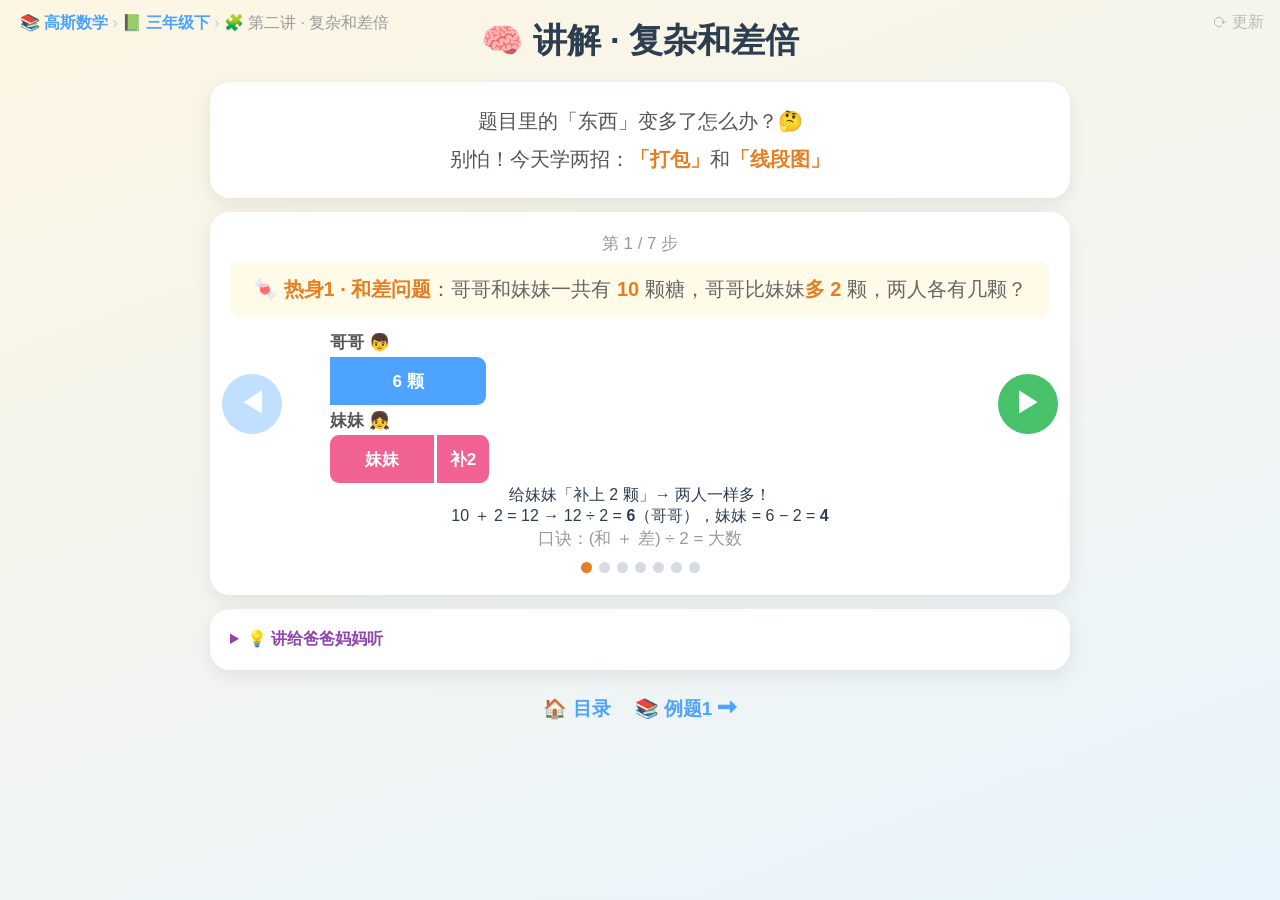
<file: gaosi/3b/ch02/lesson.html>
<html lang="zh-CN"><head>
<meta charset="UTF-8">
<meta name="viewport" content="width=device-width, initial-scale=1.0">
<title>讲解 · 复杂和差倍</title>
<link rel="manifest" href="../../../manifest.json">
<meta name="theme-color" content="#4da3ff">
<link rel="apple-touch-icon" href="../../../assets/icons/touch.png">
<meta name="apple-mobile-web-app-capable" content="yes">
<meta name="apple-mobile-web-app-status-bar-style" content="default">
<link rel="stylesheet" href="../../../assets/style.css">
<style>
  .scene{display:none;margin-top:6px}
  .scene.on{display:block;animation:pop .5s}
  .story{background:#fffbe8;border-radius:12px;padding:10px 14px;color:#666;font-size:20px;line-height:1.8;text-align:center;margin-bottom:14px}
  .story b{color:#e67e22}
  .eq{margin-top:12px}

  .seg2{position:relative;height:48px;display:flex;align-items:center;justify-content:center;color:#fff;font-weight:bold;font-size:17px;border-radius:0;white-space:nowrap;overflow:hidden;width:0;transition:width .7s ease}
  .bar2{display:flex;gap:3px;height:38px;border-radius:9px;width:100%}
  .bar2 .seg2:first-child{border-radius:9px 0 0 9px}.bar2 .seg2:last-child{border-radius:0 9px 9px 0}
  .seg2.small{color:transparent;overflow:visible}
  .seg2.small::after{content:attr(data-l);position:absolute;top:calc(100% + 3px);left:50%;transform:translateX(-50%);font-size:13px;font-weight:bold;color:var(--lc,#777);white-space:nowrap}
  .brow{width:620px;max-width:100%;margin:0 auto}
  .rowname{font-size:17px;font-weight:bold;color:#555;margin:14px auto 3px;text-align:left;width:620px;max-width:100%}
  .eq{text-align:center;margin-top:12px}
  .scene.on .seg2{width:var(--w)}
  .cc-blue{background:#4da3ff}.cc-green{background:#47c26b}.cc-orange{background:#ffb84d}
  .cc-purple{background:#b07ce8}.cc-teal{background:#26b8a5}.cc-pink{background:#f06292}
  .cc-dash{background:#b07ce8;border:none}
  .cc-cut{background:#fff;border:2px dashed #e53935;margin-left:-3px}

  .piles{display:flex;justify-content:center;align-items:flex-end;gap:26px;margin:10px 0 6px}
  .packzone{display:flex;gap:26px;padding:10px;border:3px dashed transparent;border-radius:18px;transition:all .7s ease;position:relative}
  .pile{background:#f6f8fa;border-radius:14px;padding:10px 14px;text-align:center;transition:transform .7s ease}
  .pile .face{font-size:39px}
  .pile .nm{font-size:18px;font-weight:bold;color:#333;margin-top:2px}
  .pile .unk{font-size:17px;color:#e67e22;font-weight:bold}
  .scene.s3.on .packzone{border-color:#e67e22;background:#fff7ec}
  .ptag{position:absolute;top:-12px;left:50%;transform:translateX(-50%);background:#e67e22;color:#fff;font-size:16px;font-weight:bold;border-radius:999px;padding:2px 12px;opacity:0;transition:opacity .6s}
  .scene.s3.on .ptag{opacity:1}
  .btag{font-size:16px;font-weight:bold;color:#8e44ad;background:#f0e3fb;border-radius:999px;padding:2px 12px;opacity:0;transition:opacity .6s;margin-left:10px}
  .scene.s3.on .btag{opacity:1}

  .chain{display:flex;justify-content:center;align-items:center;gap:6px;margin:12px 0;flex-wrap:wrap}
  .clink{background:#f6f8fa;border-radius:14px;padding:10px 14px;text-align:center;font-size:18px;font-weight:bold;color:#333}
  .clink .face{font-size:34px}
  .clink small{display:block;color:#888;font-weight:normal;font-size:16px;margin-top:2px}
  .carrow{font-size:26px;color:#e67e22;font-weight:bold;text-align:center}
  .carrow small{display:block;font-size:14px;color:#999}

  .callout{display:flex;justify-content:center;margin:8px 0}
  .callout span{background:#e8f7ef;color:#1e8a5a;font-weight:bold;font-size:18px;border-radius:999px;padding:6px 16px}

  .flow{display:flex;flex-direction:column;align-items:center;gap:4px;margin-top:8px}
  .fbox{background:#fff;border:2px solid #4da3ff;color:#2c3e50;font-size:18px;font-weight:bold;border-radius:12px;padding:8px 16px;text-align:center;line-height:1.6;animation:pop .5s both}
  .fbox small{display:block;font-weight:normal;color:#888;font-size:16px}
  .fbox.green{border-color:#47c26b;background:#f2fbf5}
  .fbox.purple{border-color:#b07ce8;background:#faf6fe}
  .farrow{color:#e67e22;font-size:23px;font-weight:bold;animation:pop .5s both}
  .fbranches{display:flex;gap:14px;justify-content:center}
</style>
</head>
<body data-step="0">
<div class="crumbbox"><a href="../../index.html">📚 高斯数学</a><span class="sep">›</span><a href="../index.html">📗 三年级下</a><span class="sep">›</span><span class="cur">🧩 第二讲 · 复杂和差倍</span></div><a class="upd" data-upd="1" title="清理缓存并检查更新">⟳ 更新</a>
<h1>🧠 讲解 · 复杂和差倍</h1>
<div class="problem card">题目里的「东西」变多了怎么办？🤔<br>别怕！今天学两招：<b>「打包」</b>和<b>「线段图」</b></div>

<div class="stagewrap">
<div class="card stage">
  <div class="stepbadge" id="stepbadge">第 6 / 7 步</div>

  <div class="scene s0">
    <div class="story">🍬 <b>热身1 · 和差问题</b>：哥哥和妹妹一共有 <b>10</b> 颗糖，哥哥比妹妹<b>多 2</b> 颗，两人各有几颗？</div>
    <div class="brow">
      <div class="rowname">哥哥 👦</div>
      <div class="bar2"><div class="seg2 cc-blue" style="--w:156px">6 颗</div></div>
      <div class="rowname">妹妹 👧</div>
      <div class="bar2"><div class="seg2 cc-pink" style="--w:104px">妹妹</div><div class="seg2 cc-pink" style="--w:52px">补2</div></div>
    </div>
    <div class="eq">
      <div class="eqline">给妹妹「补上 2 颗」→ 两人一样多！</div>
      <div class="eqline">10 ＋ 2 = 12 → 12 ÷ 2 = <b>6</b>（哥哥），妹妹 = 6 − 2 = <b>4</b></div>
      <div class="eqnote">口诀：(和 ＋ 差) ÷ 2 = 大数</div>
    </div>
  </div>

  <div class="scene s1">
    <div class="story">🐟 <b>热身2 · 和倍问题</b>：猫妈妈钓的鱼是小猫的 <b>4 倍</b>，两人一共钓了 <b>10</b> 条，各钓几条？</div>
    <div class="brow">
      <div class="rowname">猫妈妈 🐱 = 4 个「小猫」</div>
      <div class="bar2"><div class="seg2 cc-purple" style="--w:260px">4 份</div></div>
      <div class="rowname">小猫 🐱🐱🐱🐱</div>
      <div class="bar2"><div class="seg2 cc-teal" style="--w:65px">1份</div></div>
    </div>
    <div class="eq">
      <div class="eqline">一共是 4 ＋ 1 = <b>5 份</b> → 1 份 = 10 ÷ 5 = <b>2</b> 条</div>
      <div class="eqline">小猫 2 条，猫妈妈 2 × 4 = <b>8</b> 条</div>
      <div class="eqnote">口诀：总和 ÷ (倍数 ＋ 1) = 1 份</div>
    </div>
  </div>

  <div class="scene s2">
    <div class="story">📚 <b>新问题来了！</b>小华的书架上有<b>数学书、语文书、英语书</b>三种书，一共 <b>70</b> 本……<br>咦？有 <b>3 个</b>东西，老方法还行吗？</div>
    <div class="piles">
      <div class="pile"><div class="face">📚📚</div><div class="nm">数学书</div><div class="unk">？本</div></div>
      <div class="pile"><div class="face">📕📕</div><div class="nm">语文书</div><div class="unk">？本</div></div>
      <div class="pile"><div class="face">📘📘</div><div class="nm">英语书</div><div class="unk">？本</div></div>
    </div>
    <div class="eq"><div class="eqline">3 个「？」，算不动……怎么办？👉 下一招！</div></div>
  </div>

  <div class="scene s3">
    <div class="story">🪄 <b>新本领①「打包」</b>：把两个好朋友<b>手拉手捆成一捆</b>！<br>数学书 ＋ 语文书 → 打进一个袋子里</div>
    <div class="piles">
      <div class="packzone">
        <div class="ptag">A 队 = 数学＋语文</div>
        <div class="pile"><div class="face">📚📚</div><div class="nm">数学书</div><div class="unk">？本</div></div>
        <div class="pile"><div class="face">📕📕</div><div class="nm">语文书</div><div class="unk">？本</div></div>
      </div>
      <div class="pile"><div class="face">📘📘</div><div class="nm">英语书</div><div class="unk">？本</div><div class="btag">B 队</div></div>
    </div>
    <div class="eq">
      <div class="eqline">看！现在只剩 <b>2 堆</b>啦：A 队 🧡 和 B 队 💜</div>
      <div class="eqline">题目条件①说：A 队 = B 队 × 4，A ＋ B = 70</div>
      <div class="eqline">这不就是我们刚复习过的<b>和倍问题</b>吗！</div>
      <div class="eqnote">「打包」= 把两个东西捆成一个，变回两个对象的问题</div>
    </div>
  </div>

  <div class="scene s4">
    <div class="story">🎤 <b>那什么时候不能打包呢？</b><br>好声音报名：上海比北京的 <b>3 倍多 20</b>，湖南又比上海的 <b>2 倍少 80</b></div>
    <div class="chain">
      <div class="clink"><div class="face">🏙️ 北京</div><small>？人</small></div>
      <div class="carrow">→<small>3倍＋20</small></div>
      <div class="clink"><div class="face">🎤 上海</div><small>？人</small></div>
      <div class="carrow">→<small>2倍−80</small></div>
      <div class="clink"><div class="face">🎵 湖南</div><small>？人</small></div>
    </div>
    <div class="eq">
      <div class="eqline">像<b>接力赛</b>：湖南靠上海算，上海又靠北京算</div>
      <div class="eqline">谁和谁打包都不合适……怎么办？👉 下一招！</div>
    </div>
  </div>

  <div class="scene s5 on">
    <div class="story">📏 <b>新本领②「线段图」</b>：把<b>最小的</b>北京当成一把<b>小尺子</b>（1 份），其他的都用尺子来量！</div>
    <div class="callout"><span>📏 北京 = 1 份（小尺子）</span></div>
    <div class="brow">
      <div class="rowname">北京 🏙️</div>
      <div class="bar2"><div class="seg2 cc-blue" style="--w:78px">1份</div></div>
      <div class="rowname">上海 🎤 = 3 份 ＋ 20</div>
      <div class="bar2" style="--lc:#8e44ad"><div class="seg2 cc-purple" style="--w:78px">份</div><div class="seg2 cc-purple" style="--w:78px">份</div><div class="seg2 cc-purple" style="--w:78px">份</div><div class="seg2 cc-purple small" style="--w:20px" data-l="＋20"></div></div>
      <div class="rowname">湖南 🎵 = 6 份 − 40</div>
      <div class="bar2" style="margin-bottom:30px;--lc:#fb8c00"><div class="seg2 cc-orange small" style="--w:78px" data-l="份"></div><div class="seg2 cc-orange small" style="--w:78px" data-l="份"></div><div class="seg2 cc-orange small" style="--w:78px" data-l="份"></div><div class="seg2 cc-orange small" style="--w:78px" data-l="份"></div><div class="seg2 cc-orange small" style="--w:78px" data-l="份"></div><div class="seg2 cc-orange small" style="--w:38px" data-l="份"></div><div class="seg2 cc-cut small" style="--w:40px;--lc:#e53935" data-l="−40"></div></div>
    </div>
    <div class="eq">
      <div class="eqline">全部变成「几份 ＋ 几个」→ 加起来列算式就行啦！</div>
      <div class="eqnote">例题3、例题4 就是这么做的，去看看吧！</div>
    </div>
  </div>

  <div class="scene s6">
    <div class="story">🗺️ <b>解题小地图</b>（以后拿到题就按这个走）</div>
    <div class="flow">
      <div class="fbox">拿到题目，先数一数：有几个「东西」？</div>
      <div class="farrow">⬇️</div>
      <div class="fbox">只有 2 个？<small>直接用和差 / 和倍老办法</small></div>
      <div class="farrow">⬇️</div>
      <div class="fbox">3 个以上？先问：能把两个捆成一捆吗？</div>
      <div class="farrow">⬇️</div>
      <div class="fbranches">
        <div class="fbox green">能！→ 打包 🪄<small>捆成 A、B 两队</small></div>
        <div class="fbox purple">不能 → 线段图 📏<small>找最小的当 1 份</small></div>
      </div>
      <div class="farrow">⬇️</div>
      <div class="fbox">列算式 → 算答案 → 验算 ✅</div>
    </div>
  </div>

  <div class="controls">
    <button id="prev"><span class="btx">上一步</span><span class="bic">◀</span></button>
    <div class="dots" id="dots"></div>
    <button id="next"><span class="btx">下一步</span><span class="bic">▶</span></button>
  </div>
</div>
</div>

<details class="summary card"><summary>💡 讲给爸爸妈妈听</summary><div>1️⃣ <b>打包</b>：题目里有 3 个、4 个东西时，把关系最亲密的两个捆成一队，变回「两个队」的和差倍问题（例题1、例题2）。<br>2️⃣ <b>线段图</b>：如果谁都是「看别人」的接力关系，不能打包，就把最小的量当「1 份」小尺子，其他都量成「几份＋几个」（例题3、例题4）。<br>最后：列完算式记得把答案代回去验算哦！</div></details>
<div class="pglinks"><a href="index.html">🏠 目录</a><a href="ex1.html">📚 例题1 ➡</a></div>

<script>
(function(){
  var N = 7, S = 0;
  var scenes = document.querySelectorAll('.scene');
  var dotsEl = document.getElementById('dots');
  for (var i = 0; i < N; i++) {
    var d = document.createElement('div'); d.className = 'dot'; dotsEl.appendChild(d);
  }
  var dots = dotsEl.children;
  function render(){
    document.body.setAttribute('data-step', S);
    document.getElementById('stepbadge').textContent = '第 ' + (S + 1) + ' / ' + N + ' 步';
    for (var i = 0; i < N; i++) dots[i].classList.toggle('on', i <= S);
    for (var j = 0; j < scenes.length; j++) scenes[j].classList.toggle('on', j === S);
    document.getElementById('prev').disabled = S === 0;
    document.getElementById('next').disabled = S === N - 1;
    document.getElementById('next').innerHTML = S === N - 1
      ? '<span class="btx">完成</span><span class="bic">✓</span>'
      : '<span class="btx">下一步</span><span class="bic">▶</span>';
  }
  document.getElementById('next').onclick = function(){ if (S < N - 1) { S++; render(); } };
  document.getElementById('prev').onclick = function(){ if (S > 0) { S--; render(); } };
  document.addEventListener('keydown', function(e){
    if (e.key === 'ArrowRight' && S < N - 1) { S++; render(); }
    if (e.key === 'ArrowLeft' && S > 0) { S--; render(); }
  });
  render();
})();
</script>


<script>
window.forceUpdate = async function(){
  try{
    var ks = await caches.keys();
    await Promise.all(ks.map(function(k){ return caches.delete(k); }));
    var reg = await navigator.serviceWorker.getRegistration();
    if (reg) await reg.update();
  }catch(e){}
  location.reload();
};
if ('serviceWorker' in navigator) {
  var __hadCtrl = !!navigator.serviceWorker.controller, __refreshing = false;
  navigator.serviceWorker.register('../../../sw.js');
  navigator.serviceWorker.addEventListener('controllerchange', function(){
    if (!__hadCtrl || __refreshing) return;
    __refreshing = true; location.reload();
  });
  var __reg = null;
  navigator.serviceWorker.ready.then(function(r){ __reg = r; });
  var __u = document.querySelector('[data-upd]');
  if (__u) __u.addEventListener('click', function(){ window.forceUpdate(); });
  setInterval(function(){ if (__reg) __reg.update(); }, 30 * 60 * 1000);
  document.addEventListener('visibilitychange', function(){
    if (!document.hidden && __reg) __reg.update();
  });
}
</script>
</body>
</html>
</file>
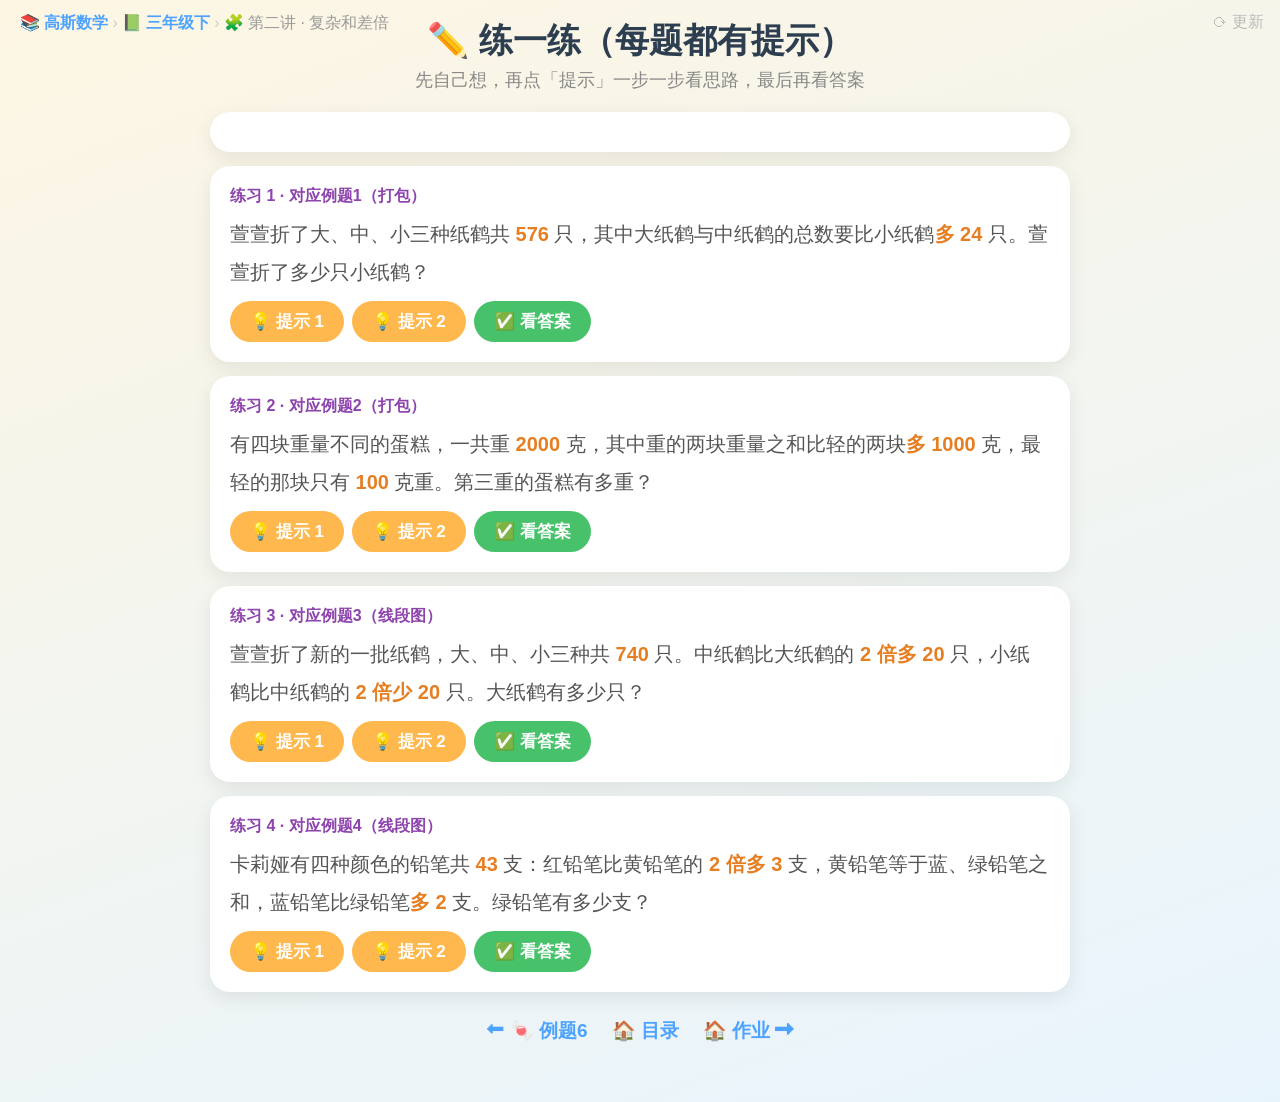
<file: gaosi/3b/ch02/practice.html>
<!DOCTYPE html>
<html lang="zh-CN">
<head>
<meta charset="UTF-8">
<meta name="viewport" content="width=device-width, initial-scale=1.0">
<title>练习 · 复杂和差倍</title>
<link rel="stylesheet" href="../../../assets/style.css">
<link rel="manifest" href="../../../manifest.json">
<meta name="theme-color" content="#4da3ff">
<link rel="apple-touch-icon" href="../../../assets/icons/touch.png">
<meta name="apple-mobile-web-app-capable" content="yes">
<meta name="apple-mobile-web-app-status-bar-style" content="default">
</head>
<body>
<div class="crumbbox"><a href="../../index.html">📚 高斯数学</a><span class="sep">›</span><a href="../index.html">📗 三年级下</a><span class="sep">›</span><span class="cur">🧩 第二讲 · 复杂和差倍</span></div><a class="upd" data-upd="1" title="清理缓存并检查更新">⟳ 更新</a>
<h1>✏️ 练一练（每题都有提示）</h1>
<div class="subtitle">先自己想，再点「提示」一步一步看思路，最后再看答案</div>
<div class="card"><div class="problem" style="text-align:left"></div></div><div class="card"><div style="font-weight:bold;color:#8e44ad">练习 1 · 对应例题1（打包）</div><div class="problem" style="text-align:left;margin-top:8px">萱萱折了大、中、小三种纸鹤共 <b>576</b> 只，其中大纸鹤与中纸鹤的总数要比小纸鹤<b>多 24</b> 只。萱萱折了多少只小纸鹤？</div><div class="ptoolbar"><button class="hintbtn" data-t="q0-h0">💡 提示 1</button><button class="hintbtn" data-t="q0-h1">💡 提示 2</button><button class="ansbtn" data-t="q0-ans">✅ 看答案</button></div><div class="hintbox" id="q0-h0">把「大＋中」打包成 A 队，小纸鹤是 B 队 → 变成两队：<br>A ＋ B = 576，A − B = 24（和差问题）。</div><div class="hintbox" id="q0-h1">和差问题求小数：(和 − 差) ÷ 2 = (576 − 24) ÷ 2。</div><div class="hintbox final" id="q0-ans">小纸鹤有 276 只。（A 队 = 300 只）</div></div><div class="card"><div style="font-weight:bold;color:#8e44ad">练习 2 · 对应例题2（打包）</div><div class="problem" style="text-align:left;margin-top:8px">有四块重量不同的蛋糕，一共重 <b>2000</b> 克，其中重的两块重量之和比轻的两块<b>多 1000</b> 克，最轻的那块只有 <b>100</b> 克重。第三重的蛋糕有多重？</div><div class="ptoolbar"><button class="hintbtn" data-t="q1-h0">💡 提示 1</button><button class="hintbtn" data-t="q1-h1">💡 提示 2</button><button class="ansbtn" data-t="q1-ans">✅ 看答案</button></div><div class="hintbox" id="q1-h0">重的两块打包成 A 队，轻的两块是 B 队 → 和差问题：<br>B = (2000 − 1000) ÷ 2 = 500 克（轻两块之和）。</div><div class="hintbox" id="q1-h1">B 队 = 最轻 ＋ 第三重 → 第三重 = 500 − 100。</div><div class="hintbox final" id="q1-ans">第三重的蛋糕重 400 克。</div></div><div class="card"><div style="font-weight:bold;color:#8e44ad">练习 3 · 对应例题3（线段图）</div><div class="problem" style="text-align:left;margin-top:8px">萱萱折了新的一批纸鹤，大、中、小三种共 <b>740</b> 只。中纸鹤比大纸鹤的 <b>2 倍多 20</b> 只，小纸鹤比中纸鹤的 <b>2 倍少 20</b> 只。大纸鹤有多少只？</div><div class="ptoolbar"><button class="hintbtn" data-t="q2-h0">💡 提示 1</button><button class="hintbtn" data-t="q2-h1">💡 提示 2</button><button class="ansbtn" data-t="q2-ans">✅ 看答案</button></div><div class="hintbox" id="q2-h0">链条倍数，不能打包 → 以大纸鹤为 <b>1 份</b>：<br>中 = 2份＋20，小 = 2×(2份＋20) − 20 = 4份＋20。</div><div class="hintbox" id="q2-h1">合计：1份 ＋ (2份＋20) ＋ (4份＋20) = 7份＋40 = 740 → 1份 = 100。</div><div class="hintbox final" id="q2-ans">大纸鹤有 100 只。（中 220，小 420）</div></div><div class="card"><div style="font-weight:bold;color:#8e44ad">练习 4 · 对应例题4（线段图）</div><div class="problem" style="text-align:left;margin-top:8px">卡莉娅有四种颜色的铅笔共 <b>43</b> 支：红铅笔比黄铅笔的 <b>2 倍多 3</b> 支，黄铅笔等于蓝、绿铅笔之和，蓝铅笔比绿铅笔<b>多 2</b> 支。绿铅笔有多少支？</div><div class="ptoolbar"><button class="hintbtn" data-t="q3-h0">💡 提示 1</button><button class="hintbtn" data-t="q3-h1">💡 提示 2</button><button class="ansbtn" data-t="q3-ans">✅ 看答案</button></div><div class="hintbox" id="q3-h0">以绿为 <b>1 份</b>：蓝 = 1份＋2，黄 = 蓝＋绿 = 2份＋2，红 = 2×(2份＋2)＋3 = 4份＋7。</div><div class="hintbox" id="q3-h1">合计：(4份＋7)＋(2份＋2)＋(1份＋2)＋1份 = 8份＋11 = 43 → 1份 = 4。</div><div class="hintbox final" id="q3-ans">绿铅笔有 4 支。（蓝 6，黄 10，红 23）</div></div>
<div class="pglinks"><a href="ex6.html">⬅ 🍬 例题6</a><a href="index.html">🏠 目录</a><a href="homework.html">🏠 作业 ➡</a></div>
<script>
document.querySelectorAll('.hintbtn, .ansbtn').forEach(function(b){
  b.addEventListener('click', function(){
    var t = document.getElementById(b.getAttribute('data-t'));
    if (t) t.classList.add('show');
    b.classList.add('used');
  });
});
</script>
<script>
window.forceUpdate = async function(){
  try{
    var ks = await caches.keys();
    await Promise.all(ks.map(function(k){ return caches.delete(k); }));
    var reg = await navigator.serviceWorker.getRegistration();
    if (reg) await reg.update();
  }catch(e){}
  location.reload();
};
if ('serviceWorker' in navigator) {
  var __hadCtrl = !!navigator.serviceWorker.controller, __refreshing = false;
  navigator.serviceWorker.register('../../../sw.js');
  navigator.serviceWorker.addEventListener('controllerchange', function(){
    if (!__hadCtrl || __refreshing) return;
    __refreshing = true; location.reload();
  });
  var __reg = null;
  navigator.serviceWorker.ready.then(function(r){ __reg = r; });
  var __u = document.querySelector('[data-upd]');
  if (__u) __u.addEventListener('click', function(){ window.forceUpdate(); });
  setInterval(function(){ if (__reg) __reg.update(); }, 30 * 60 * 1000);
  document.addEventListener('visibilitychange', function(){
    if (!document.hidden && __reg) __reg.update();
  });
}
</script>
</body>
</html>
</file>
<file: assets/style.css>
*{box-sizing:border-box;margin:0;padding:0}
body{font-family:"PingFang SC","Microsoft YaHei",sans-serif;background:linear-gradient(160deg,#fdf6e3,#e8f4fd);min-height:100vh;display:flex;flex-direction:column;align-items:center;padding:14px 14px 50px;color:#2c3e50;position:relative}
.topnav{width:100%;max-width:860px;display:flex;justify-content:space-between;align-items:center;margin-bottom:10px;font-size:18px}
.topnav a{color:#4da3ff;text-decoration:none;font-weight:bold}
.topnav .lesson{color:#999;font-size:17px}
h1{font-size:31px;margin:4px 0 4px;text-align:center}
.subtitle{text-align:center;color:#888;font-size:18px;margin-bottom:6px}
.card{background:#fff;border-radius:20px;padding:20px;box-shadow:0 6px 20px rgba(0,0,0,.08);margin-top:14px;max-width:860px;width:100%}
.problem{font-size:20px;color:#555;line-height:1.9;text-align:center}
.problem b{color:#e67e22}
.stepbadge{font-size:17px;color:#999;text-align:center;margin-bottom:6px}
.groups{display:flex;justify-content:center;gap:8px;margin-bottom:10px;flex-wrap:wrap}
.gchip{font-size:17px;font-weight:bold;padding:6px 16px;border-radius:999px}
.gchip.ga{background:#ffe9d6;color:#d35400}.gchip.gb{background:#f0e3fb;color:#8e44ad}.gchip.gc{background:#ddf3e4;color:#1e8e3e}
.bars,#bars{max-width:620px;margin:0 auto}
.barrow{margin-bottom:20px}
.barname{font-size:17px;font-weight:bold;color:#555;margin-bottom:3px}
.bar{display:flex;height:50px;border-radius:10px;gap:3px}
.seg{position:relative;height:100%;display:flex;align-items:center;justify-content:center;color:#fff;font-weight:bold;font-size:17px;white-space:nowrap;overflow:hidden;transition:width .6s ease,opacity .6s ease}
.seg:first-child{border-radius:10px 0 0 10px}.seg:last-child{border-radius:0 10px 10px 0}
.seg.thin{color:transparent;overflow:visible}
.seg .slbl{position:absolute;top:calc(100% + 3px);left:50%;transform:translateX(-50%);font-size:13px;font-weight:bold;white-space:nowrap}
.c-blue{background:#4da3ff}.c-green{background:#47c26b}.c-orange{background:#ffb84d}
.c-purple{background:#b07ce8}.c-pink{background:#f06292}.c-teal{background:#26b8a5}
.c-dash{background:#b07ce8;border:none}
.c-cut{background:#fff;border:2px dashed #e53935;margin-left:-3px}
.equation{text-align:center;font-size:21px;line-height:2;min-height:170px;margin-top:6px}
.eqline{animation:pop .5s}
.eqnote{font-size:17px;color:#999;animation:pop .5s}
@keyframes pop{from{transform:scale(.9);opacity:0}to{transform:scale(1);opacity:1}}
.answer{display:none;text-align:center;margin-top:8px}
.answer.on{display:block;animation:pop .6s}
.answer .abtn{display:inline-block;background:#47c26b;color:#fff;font-size:23px;font-weight:bold;padding:12px 30px;border-radius:999px}
.controls{display:flex;align-items:center;justify-content:center;gap:16px;margin-top:12px}
/* 面包屑（宽屏悬浮左侧空白不占高度）+ 右上角更新按钮 + 底部翻页链接 */
body{position:relative}
.crumbbox{width:100%;max-width:860px;text-align:left;font-size:17px;color:#999;line-height:1.6;margin-bottom:2px}
.crumbbox a{color:#4da3ff;text-decoration:none;font-weight:bold}
.crumbbox .sep{color:#ccc;margin:0 4px}
.upd{position:absolute;right:16px;top:12px;color:#bbb;font-size:16px;text-decoration:none;cursor:pointer;z-index:6}
.pglinks{margin:26px auto 8px;text-align:center;font-size:19px}
.pglinks a{color:#4da3ff;text-decoration:none;font-weight:bold;margin:0 12px}
.pglinks a:hover{color:#e67e22}
@media (min-width:1000px){
  .crumbbox{position:absolute;left:20px;top:10px;width:max-content;max-width:calc(50vw - 120px);font-size:16px;z-index:5}
}
/* 步骤页：宽屏(iPad横屏)时上下步按钮收进卡片左右内侧成圆形图标，窄屏回到底部文字按钮 */
.stagewrap{max-width:860px;width:100%;margin-top:14px}
.stagewrap .stage{position:relative;margin-top:0}
.stagewrap .stage .controls{margin-bottom:2px}
@media (min-width:1000px){
  .grid{max-width:1080px}
  h1{font-size:34px}
  .stagewrap .stage #prev,.stagewrap .stage #next{position:absolute;top:calc(50% - 30px);width:60px;height:60px;padding:0;font-size:24px;border-radius:50%;display:flex;align-items:center;justify-content:center}
  .stagewrap .stage #prev{left:12px}
  .stagewrap .stage #next{right:12px}
  .btx{display:none}
  .bic{font-size:26px}
}
@media (max-width:999px){.bic{display:none}}
button{border:none;border-radius:999px;padding:12px 26px;font-size:20px;font-weight:bold;cursor:pointer;color:#fff;background:#4da3ff;transition:transform .15s,opacity .3s}
button:hover{transform:scale(1.06)}
button:disabled{opacity:.35;cursor:default;transform:none}
#next{background:#47c26b}
.dots{display:flex;gap:7px}.dot{width:11px;height:11px;border-radius:50%;background:#d5dbe0;transition:background .3s}.dot.on{background:#e67e22}
details.summary summary{cursor:pointer;font-weight:bold;color:#8e44ad}
details.summary div{margin-top:10px;color:#555;line-height:1.9;font-size:18px}
.pagenav{margin-top:18px;display:flex;gap:14px;font-size:18px}
.pagenav a{color:#4da3ff;text-decoration:none;font-weight:bold}
.grid{display:grid;grid-template-columns:repeat(auto-fill,minmax(250px,1fr));gap:14px;max-width:860px;width:100%;margin-top:14px}
.tile{background:#fff;border-radius:16px;padding:16px;box-shadow:0 4px 12px rgba(0,0,0,.08);text-decoration:none;color:#2c3e50;transition:transform .15s}
.tile:hover{transform:translateY(-3px)}
.tile .em{font-size:39px}
.tile .t{font-weight:bold;margin:6px 0 4px}
.tile .d{font-size:16px;color:#888;line-height:1.6}
.ptoolbar{margin-top:10px;display:flex;gap:8px;flex-wrap:wrap}
.hintbtn{background:#ffb84d;font-size:17px;padding:9px 20px}
.hintbtn.used{opacity:.55}
.ansbtn{background:#47c26b;font-size:17px;padding:9px 20px}
.hintbox{display:none;margin-top:10px;background:#fffbe8;border-radius:10px;padding:10px 14px;color:#666;font-size:18px;line-height:1.8}
.hintbox.show{display:block;animation:pop .4s}
.hintbox.final{background:#e9f9ef;color:#1e8a5a;font-weight:bold}
.topnav .sep{color:#ccc;margin:0 4px}
</file>
